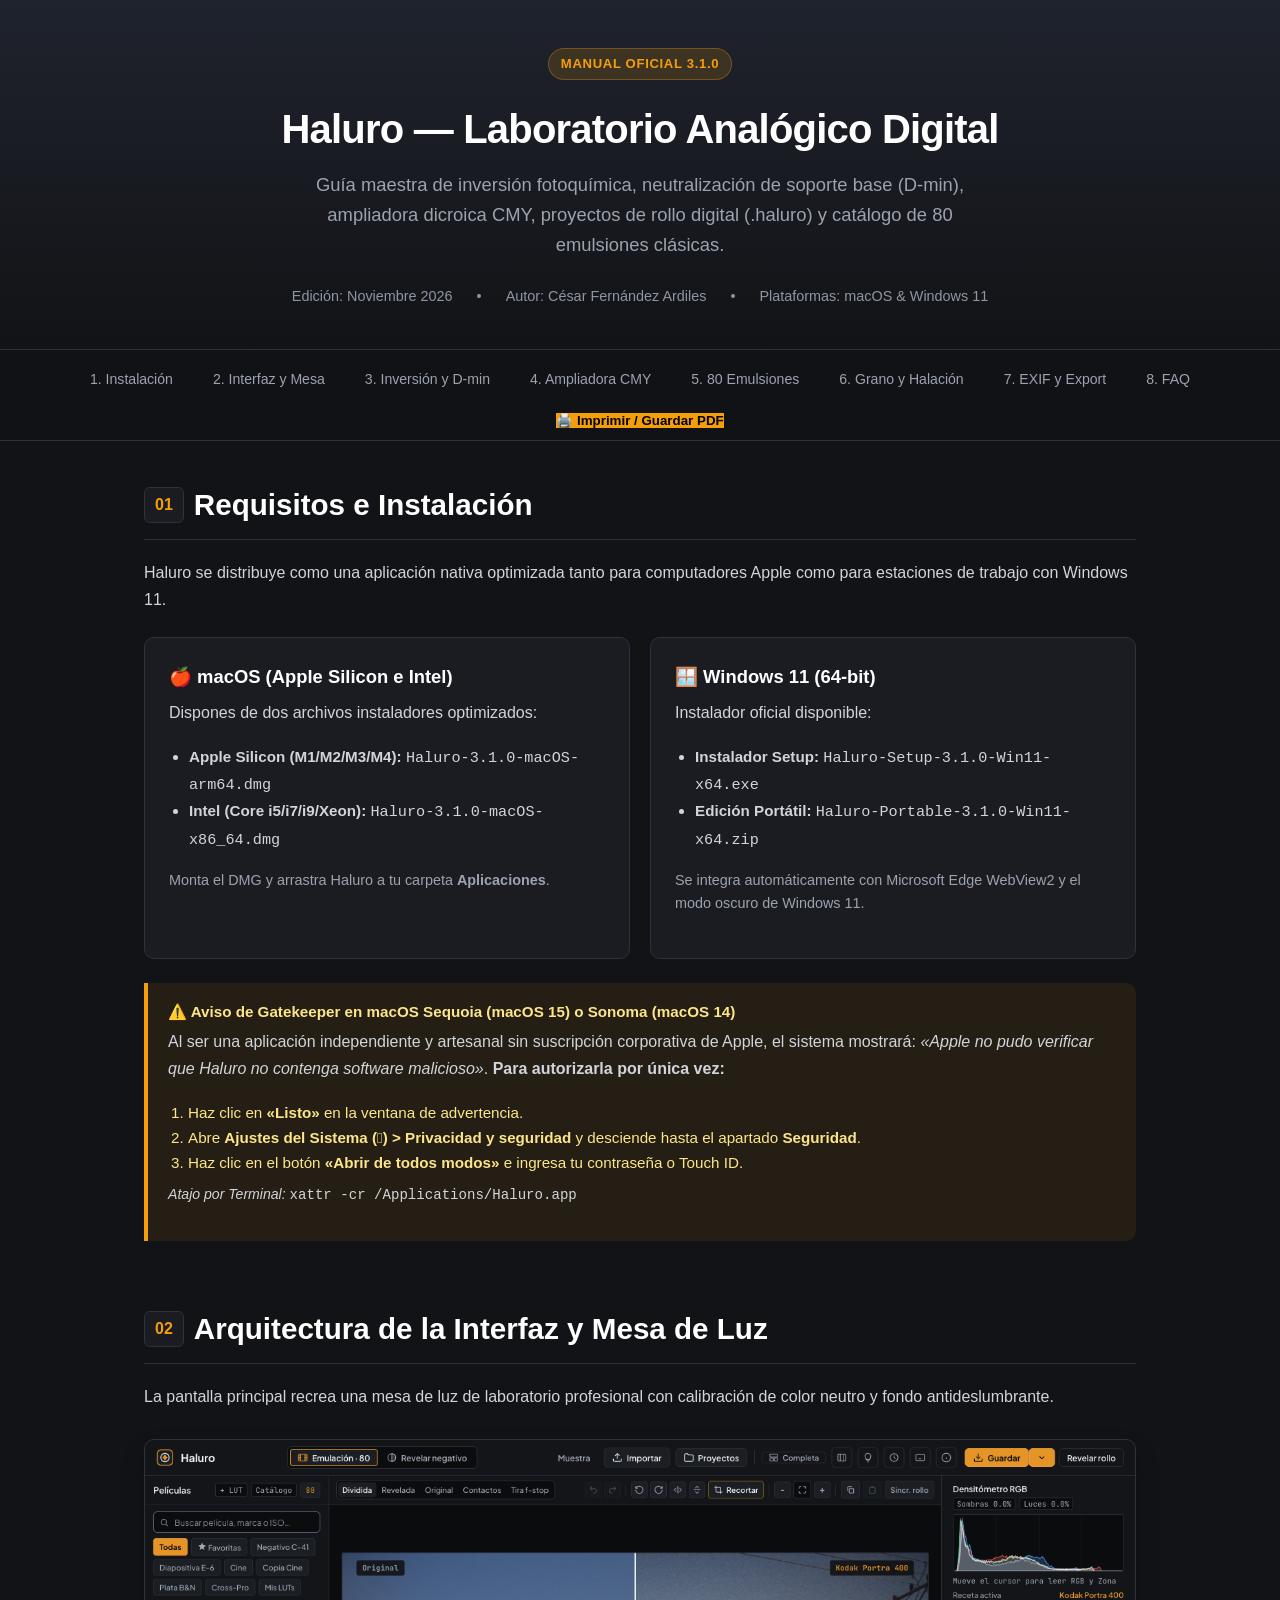
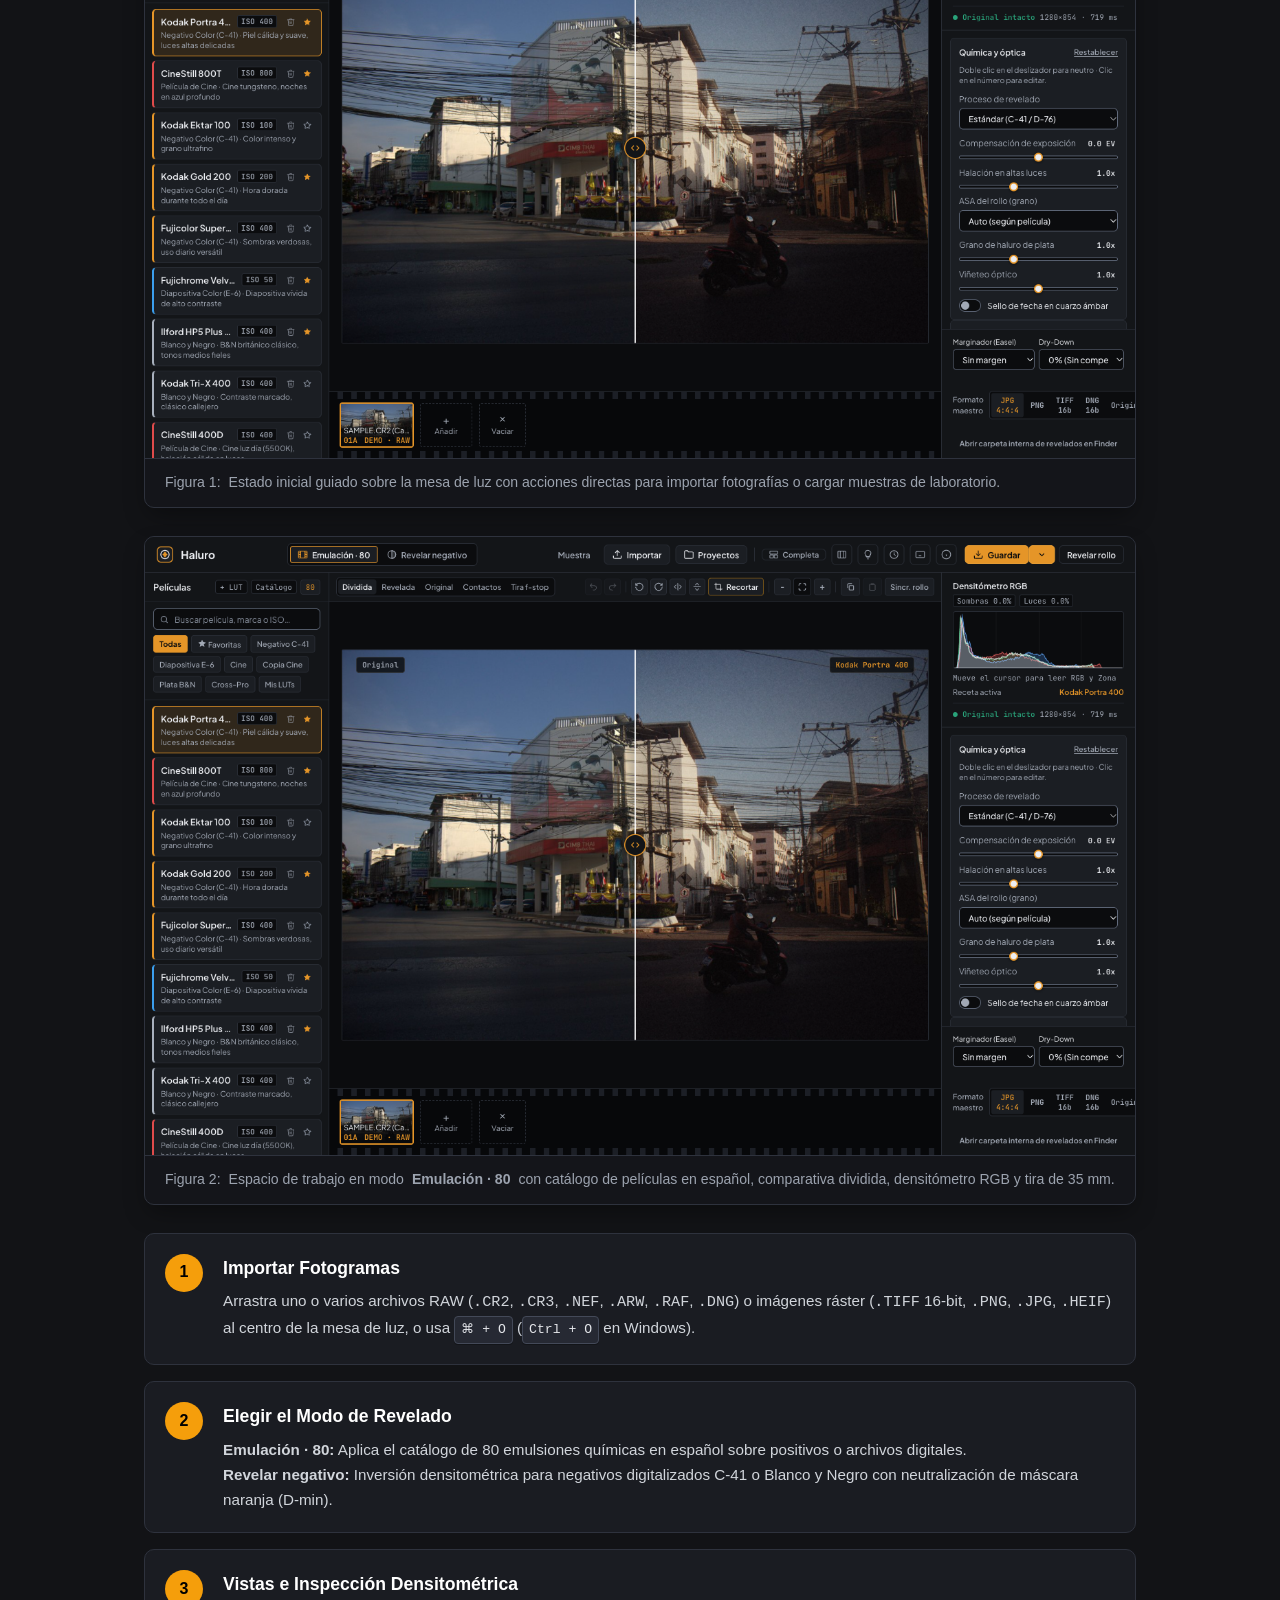
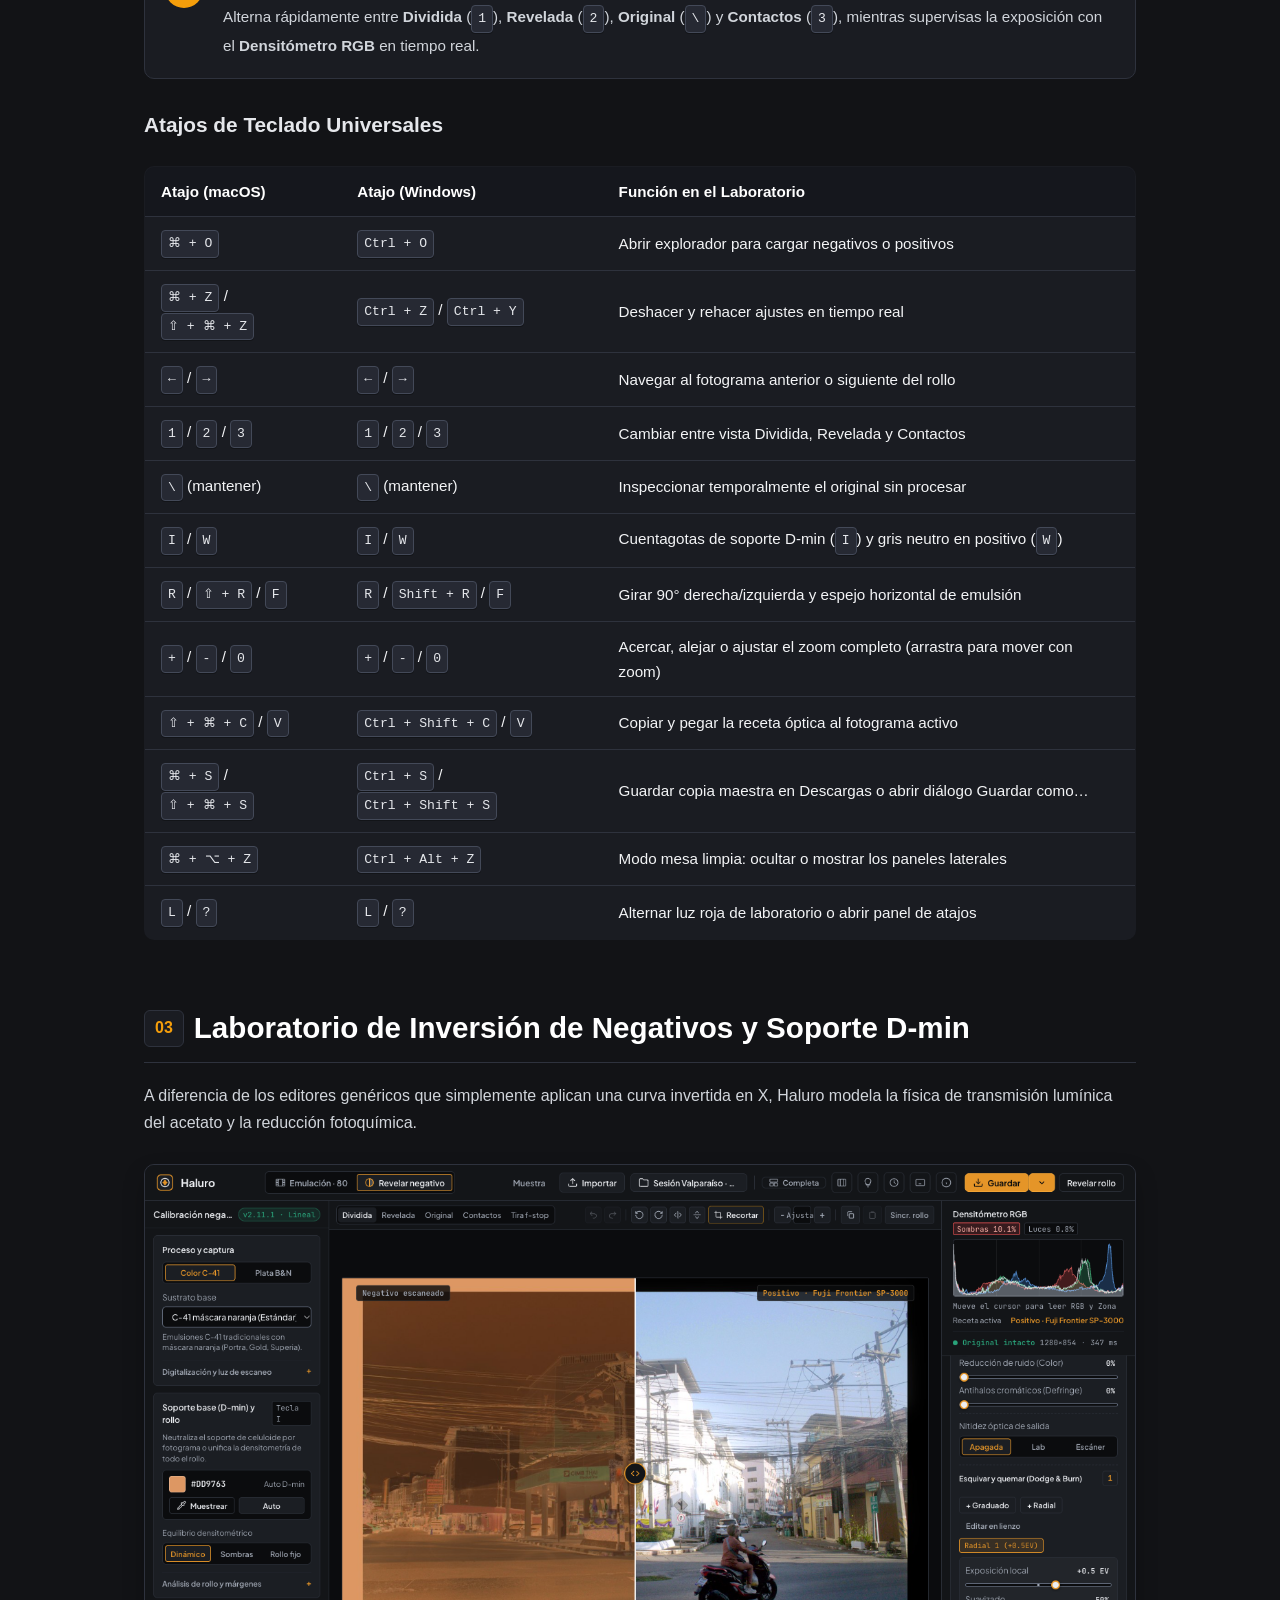
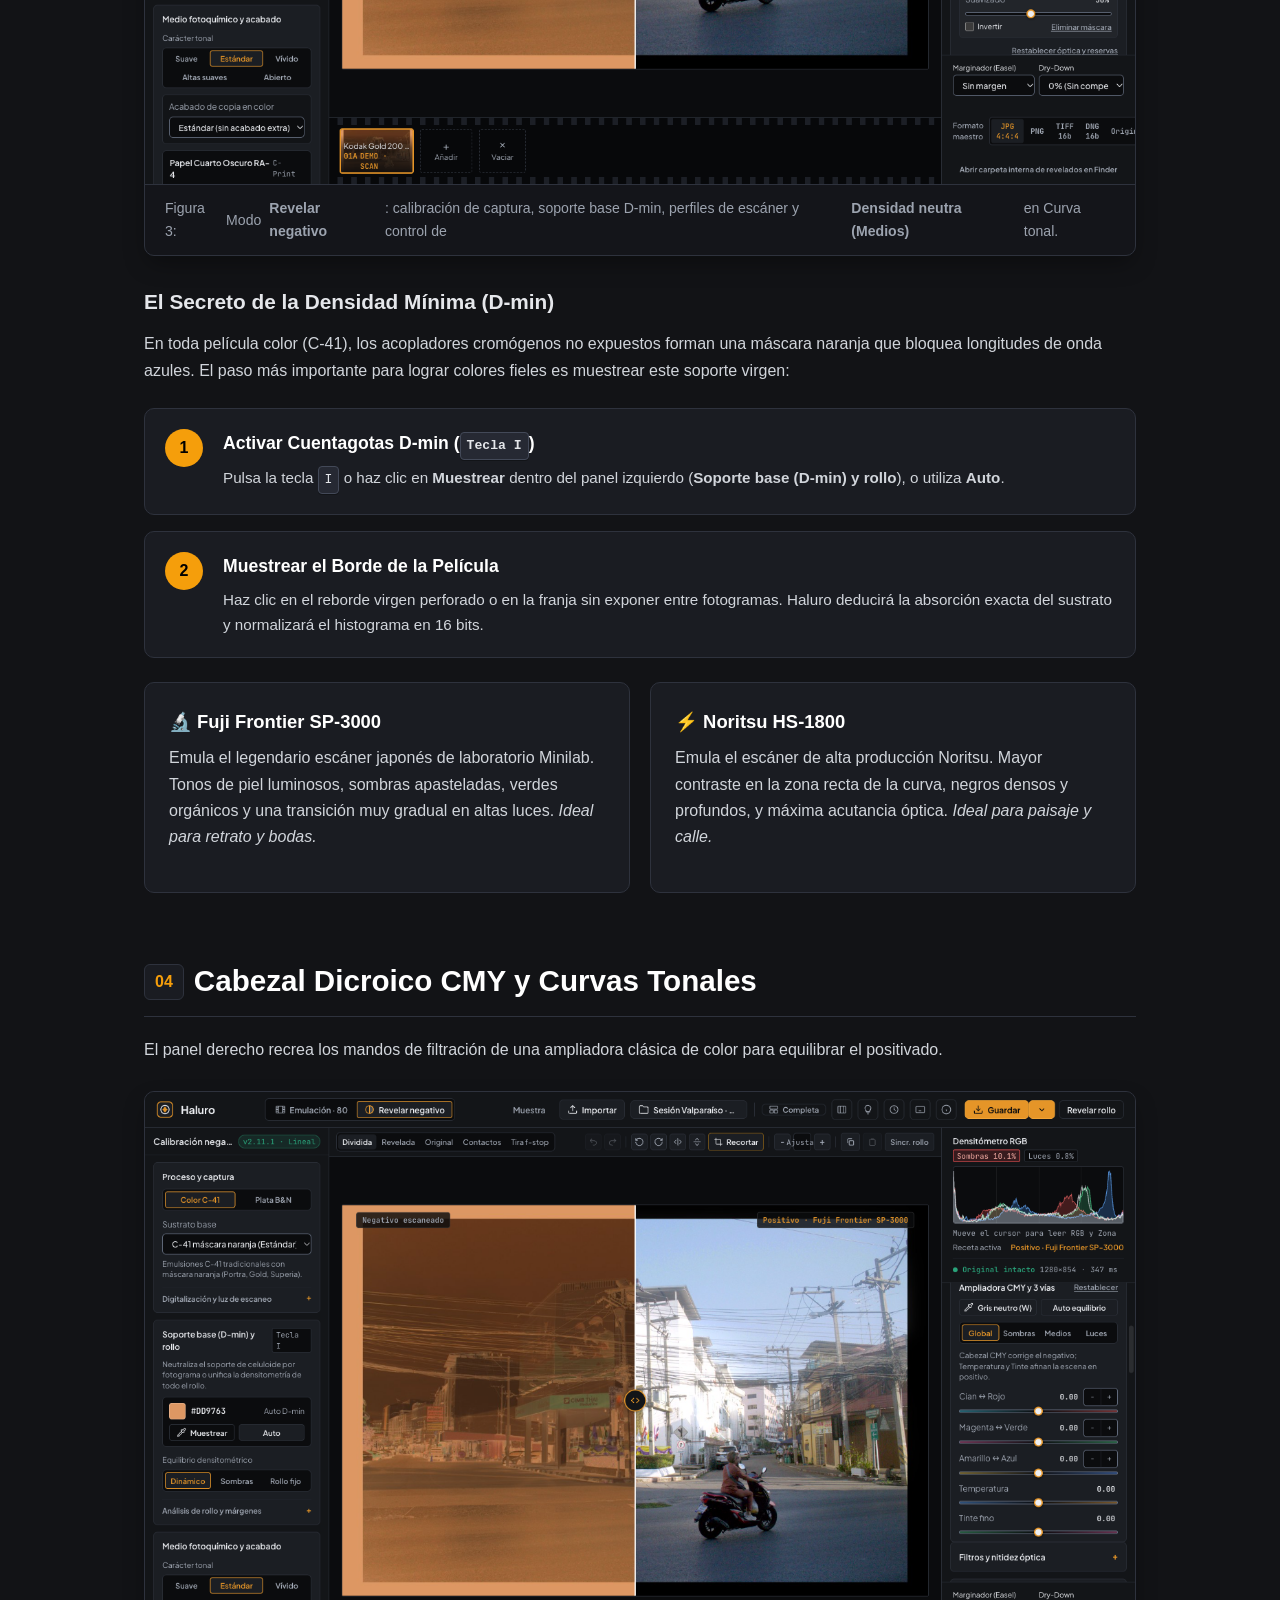
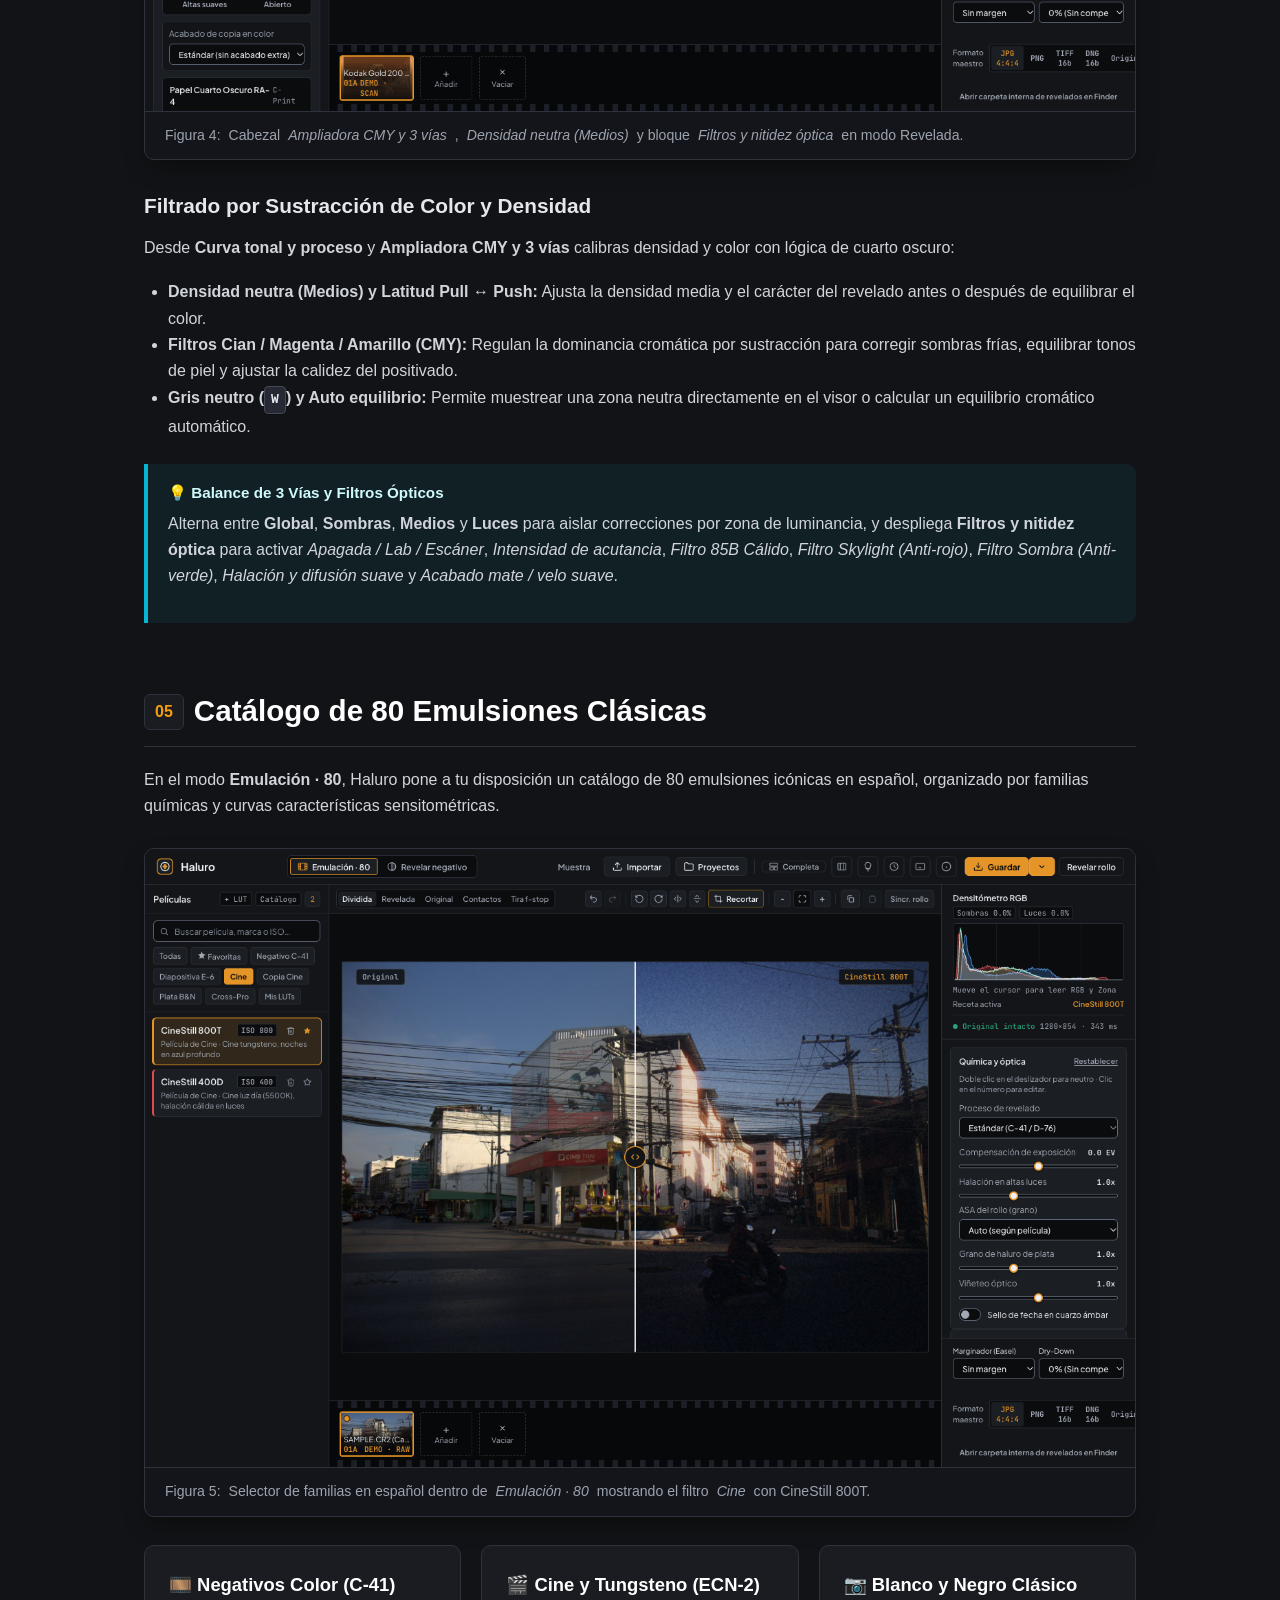
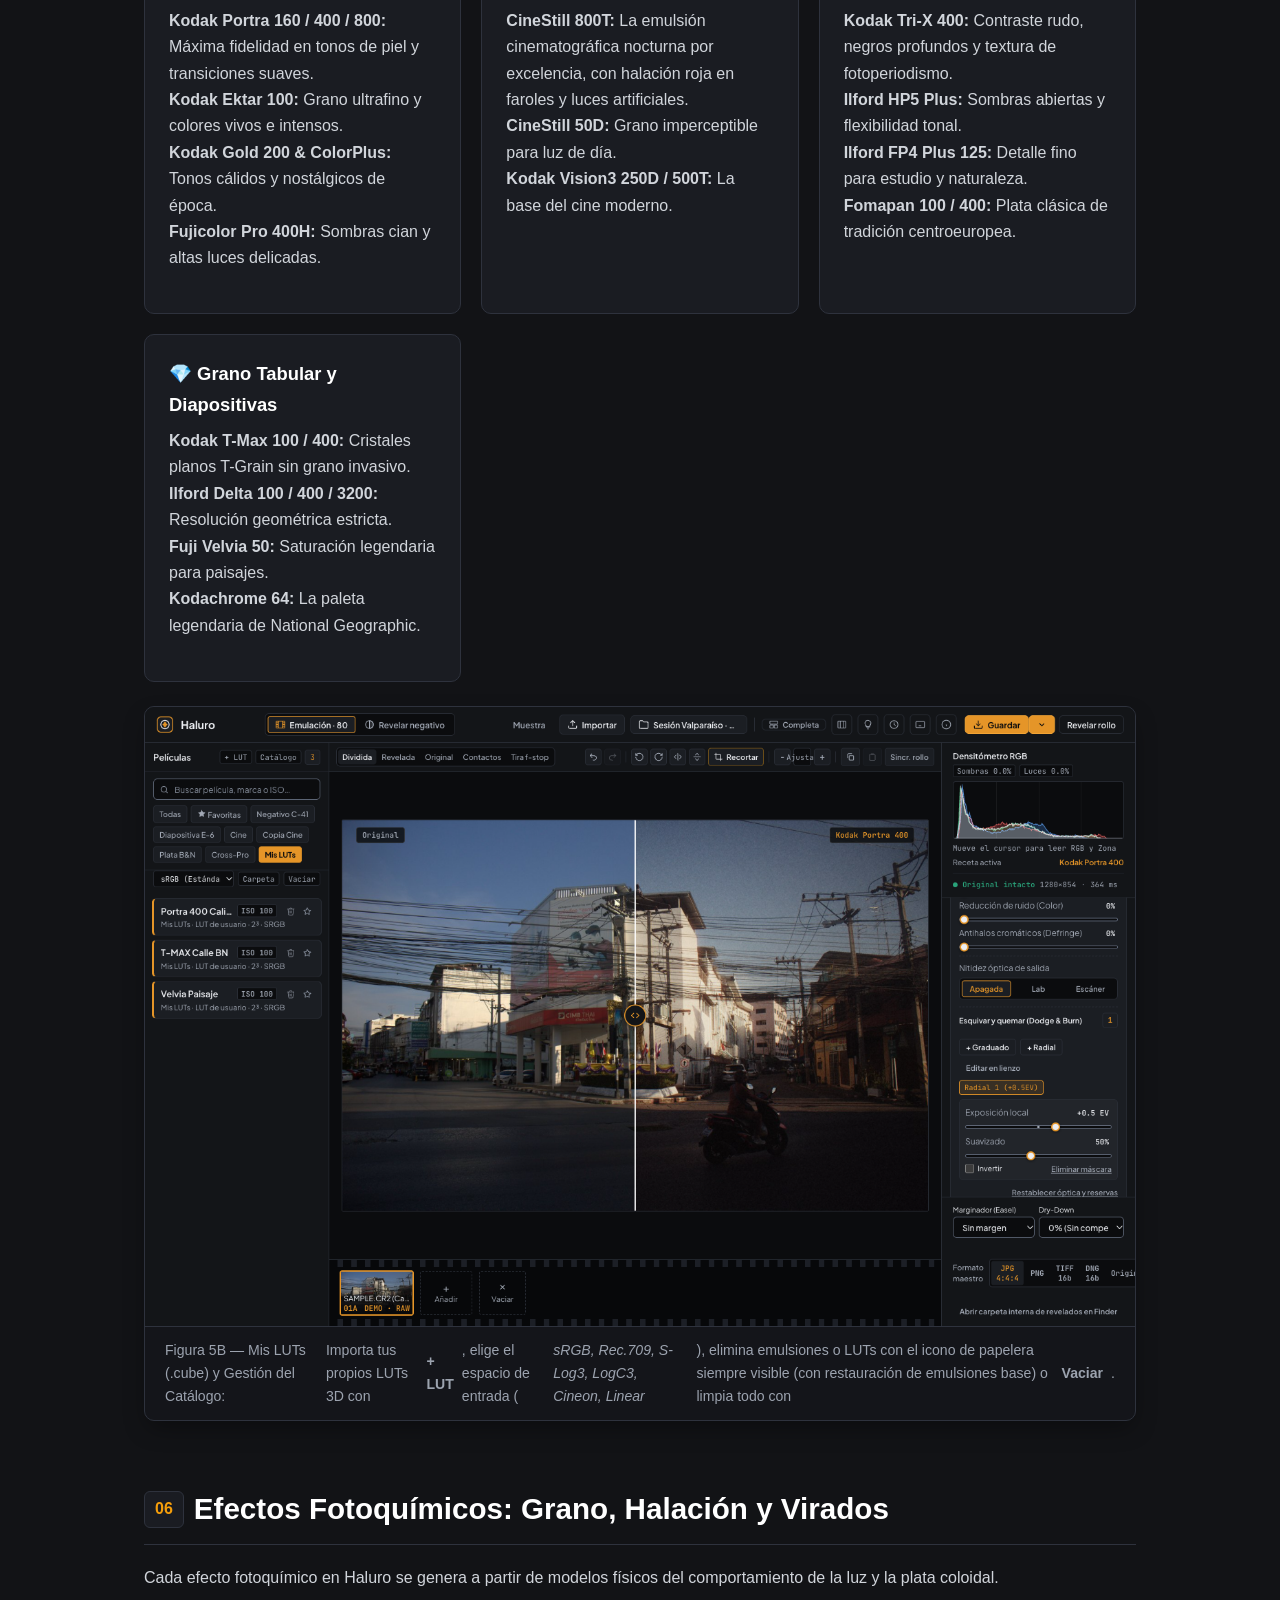
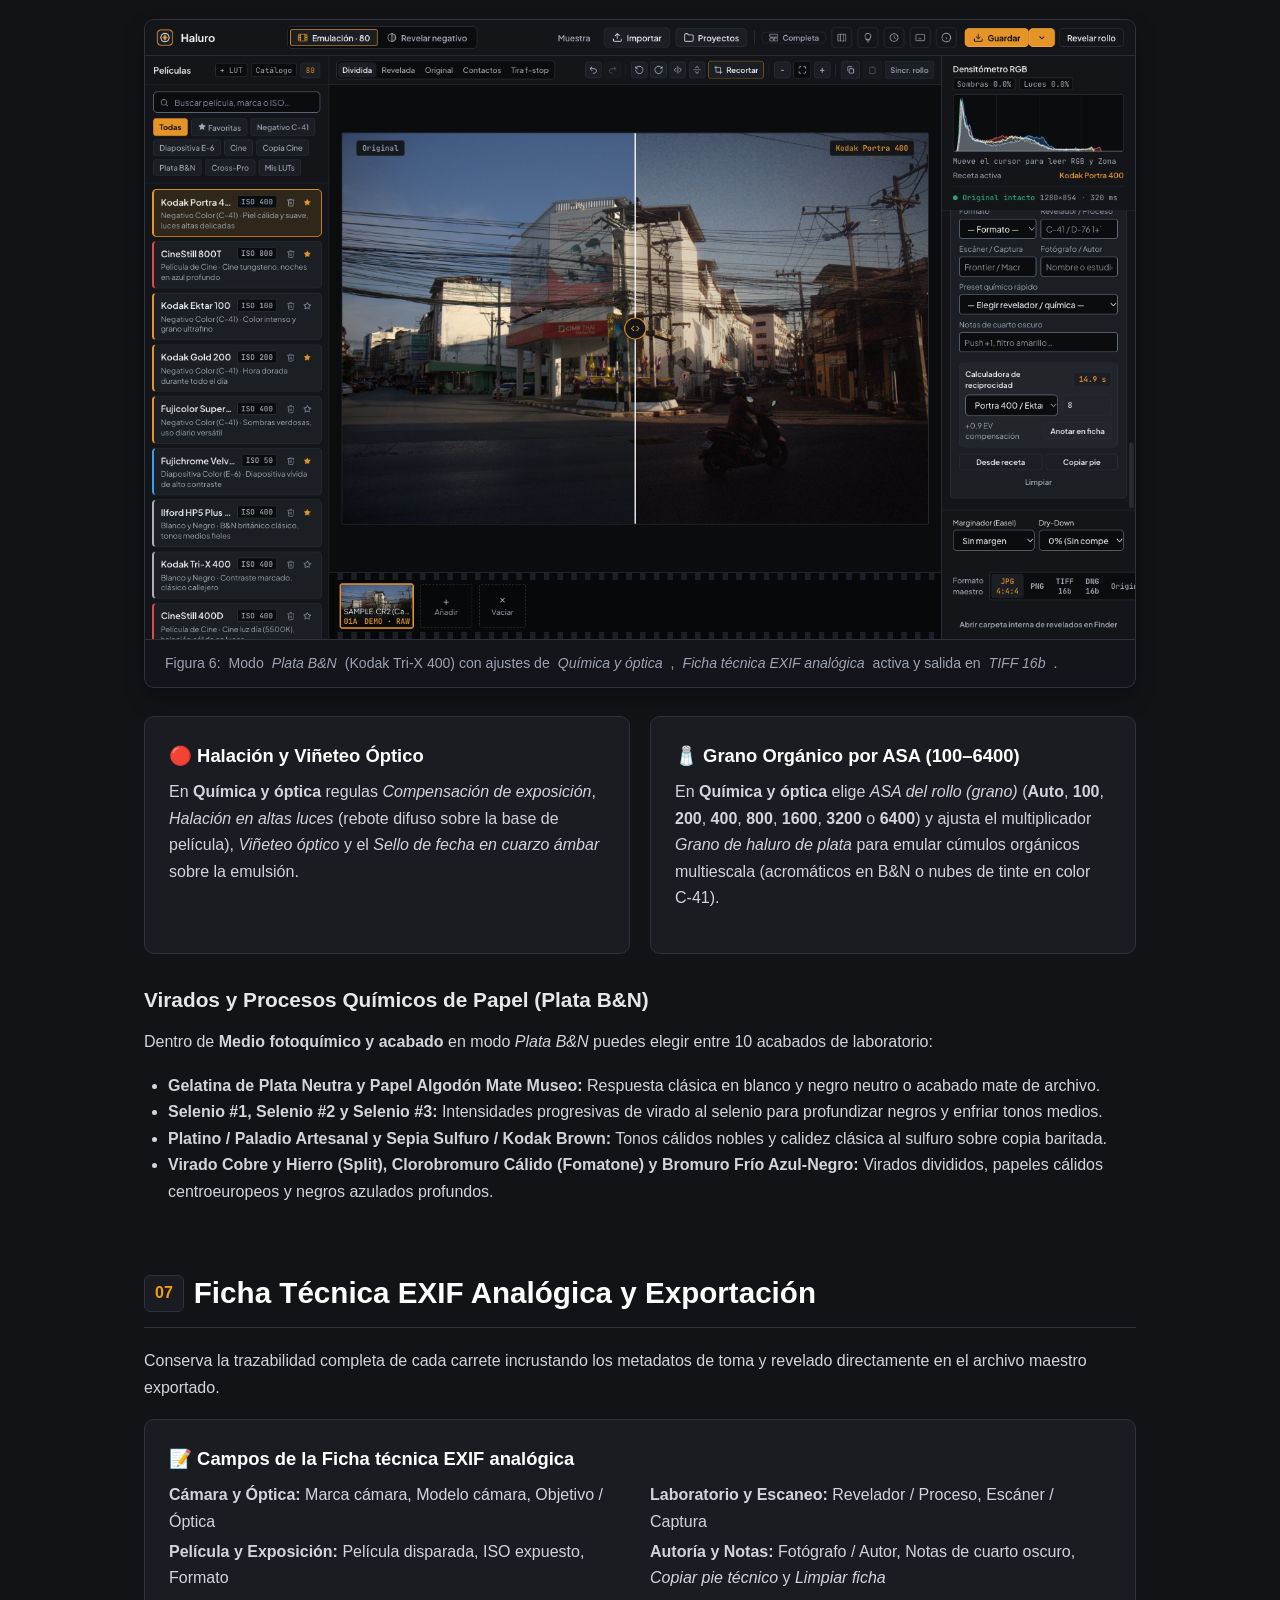
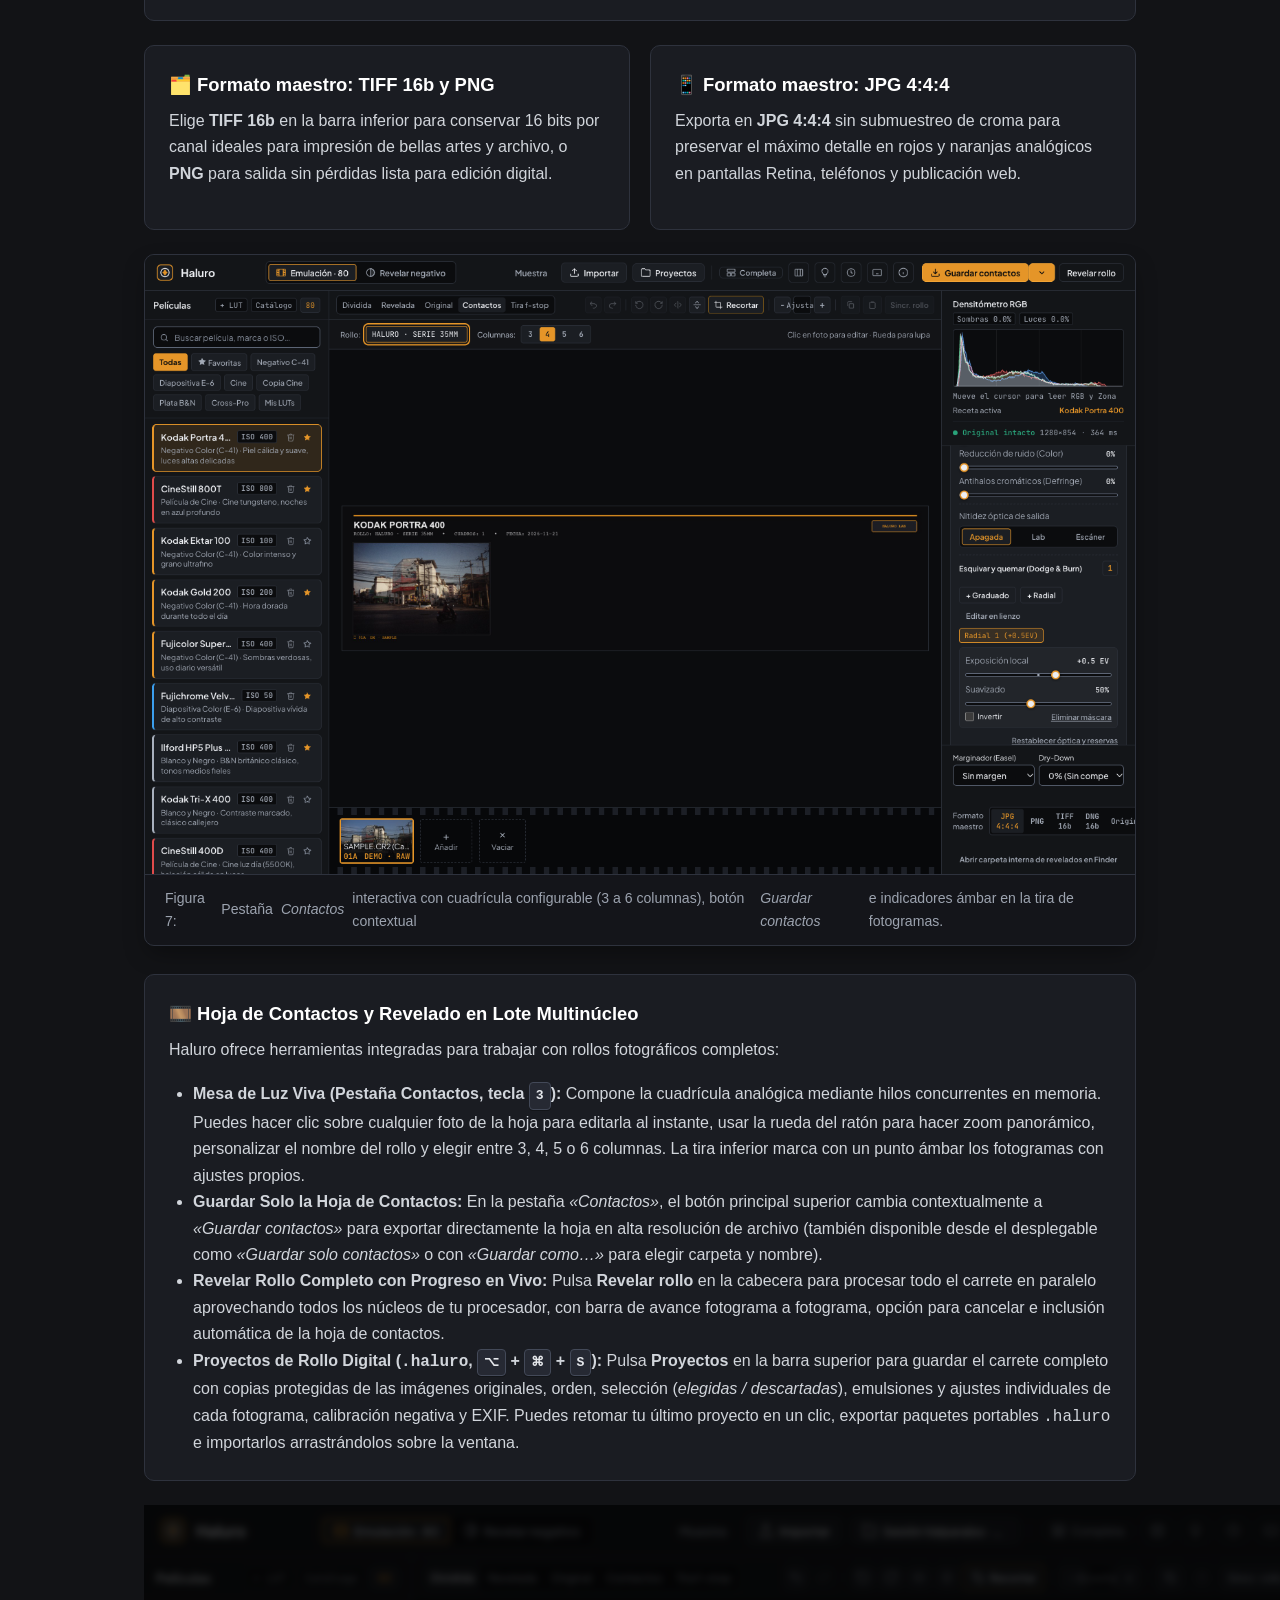
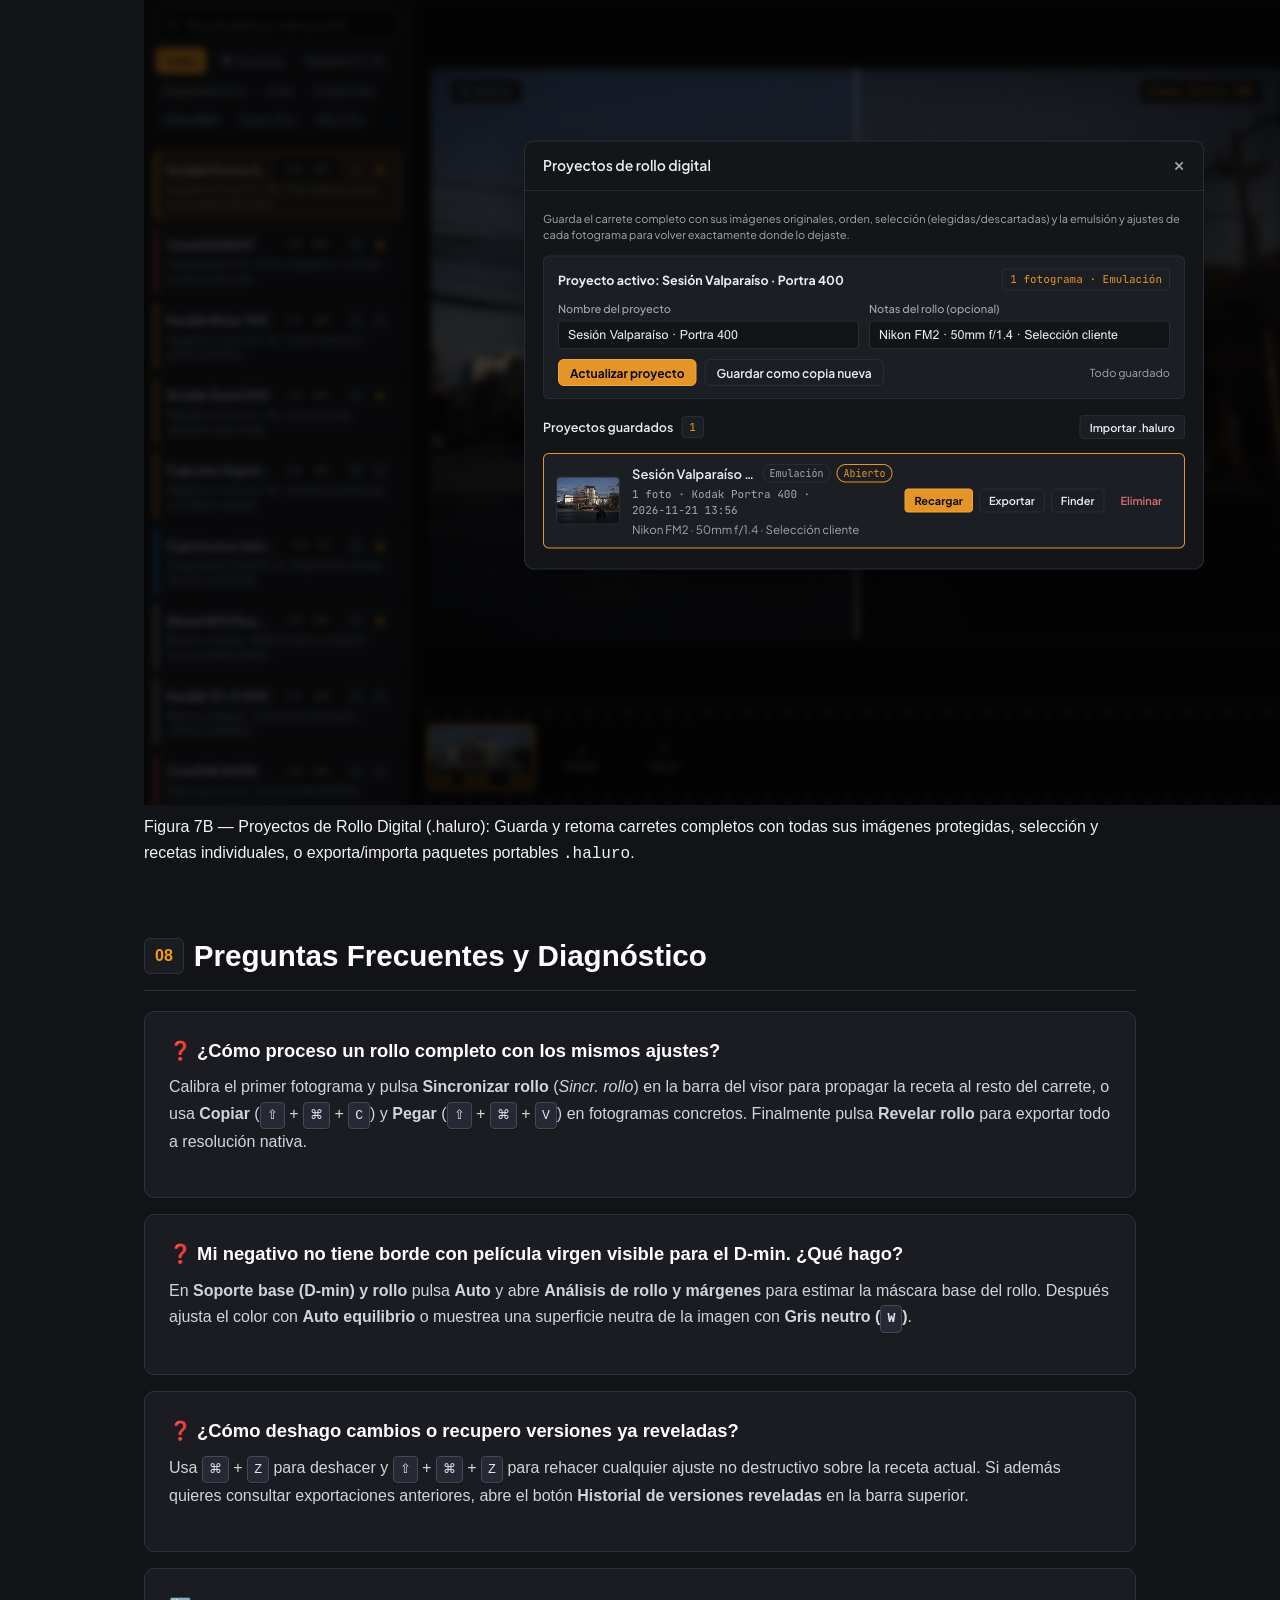
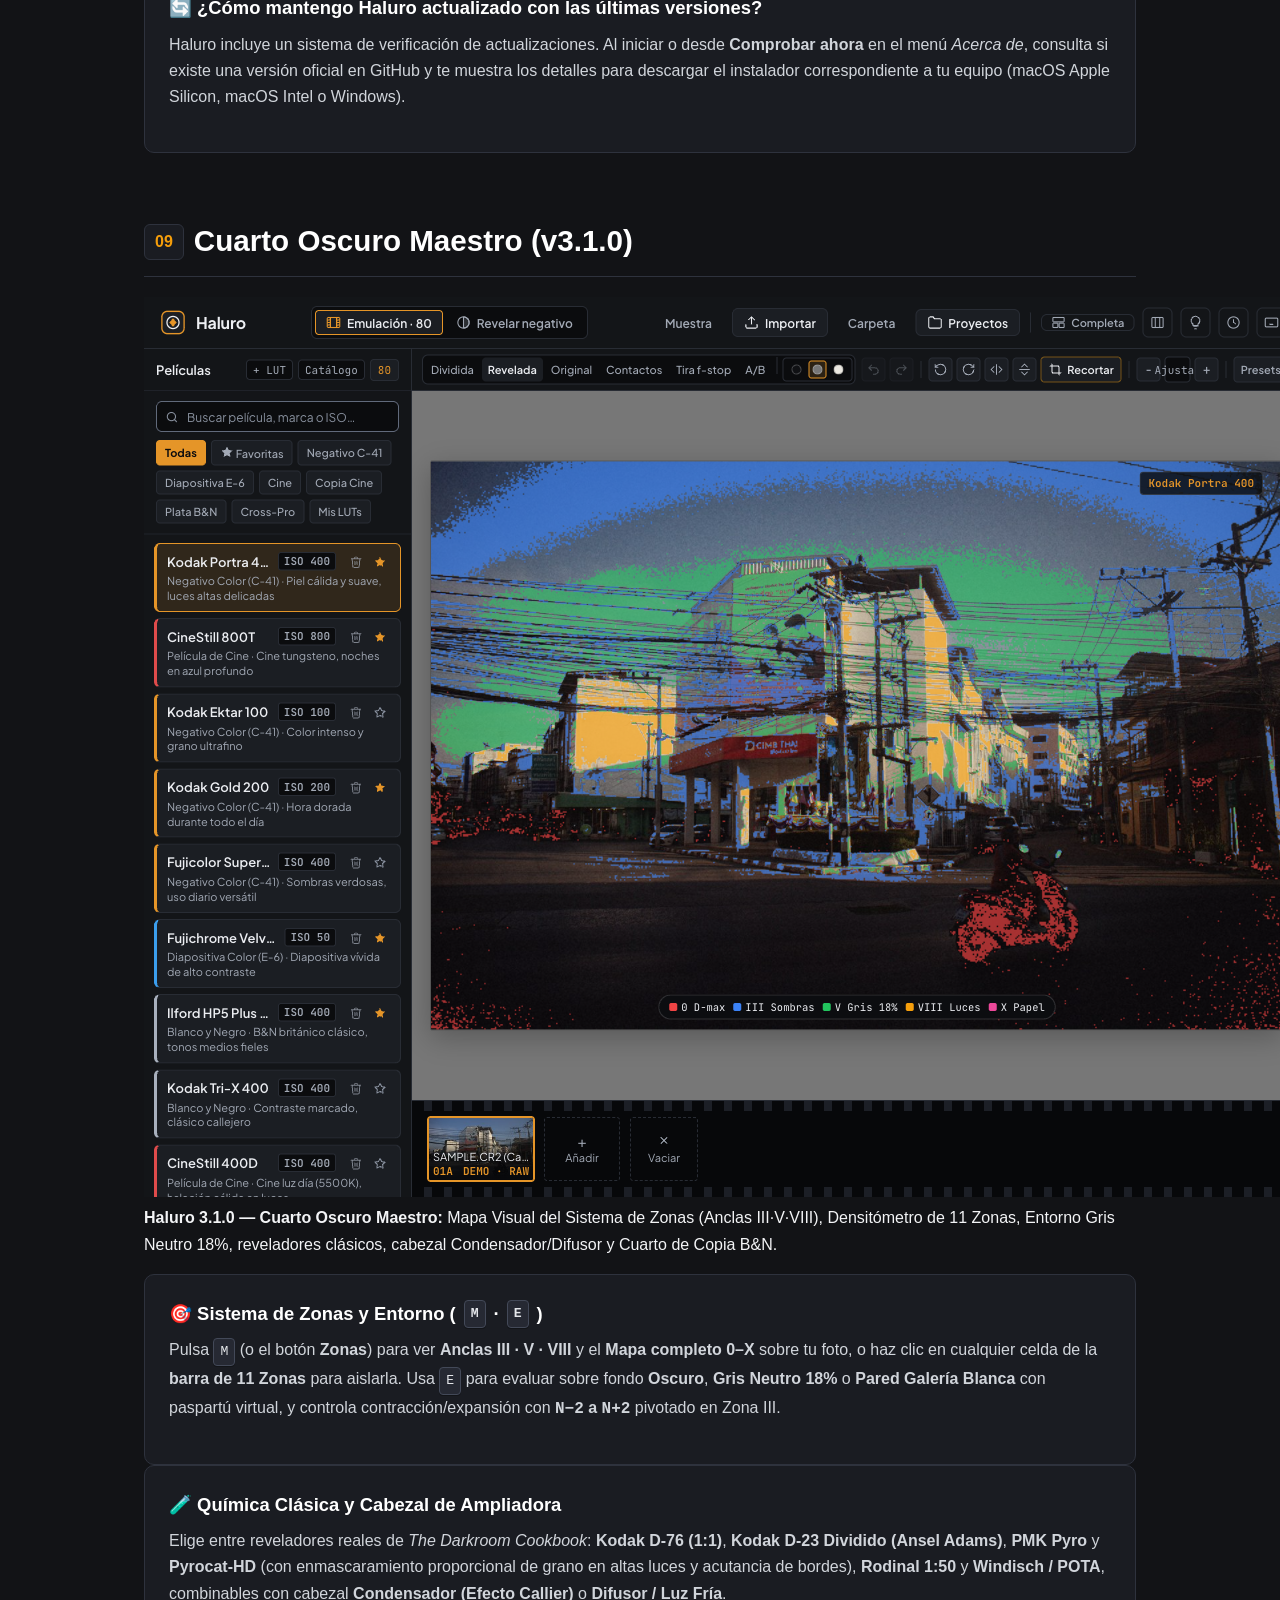
<file: manual.html>
<!DOCTYPE html>
<html lang="es">
<head>
  <meta charset="UTF-8">
  <meta name="viewport" content="width=device-width, initial-scale=1.0">
  <title>Haluro 2.5.0 — Manual de Usuario y Guía de Cuarto Oscuro</title>
  <style>
    :root {
      --bg: #121316;
      --bg-card: #1a1c22;
      --bg-card-hover: #22252d;
      --border: #2e323d;
      --accent: #f59e0b;
      --accent-glow: rgba(245, 158, 11, 0.2);
      --accent-secondary: #06b6d4;
      --text-main: #f3f4f6;
      --text-muted: #9ca3af;
      --text-dim: #8e96a4;
      --code-bg: #090a0c;
      --font-sans: -apple-system, BlinkMacSystemFont, "Segoe UI", Roboto, Helvetica, Arial, sans-serif;
      --font-mono: ui-monospace, SFMono-Regular, Menlo, Monaco, Consolas, monospace;
      --radius: 10px;
    }

    * { box-sizing: border-box; margin: 0; padding: 0; }

    :focus-visible {
      outline: 2px solid var(--accent);
      outline-offset: 2px;
    }

    [id] {
      scroll-margin-top: 72px;
    }
    
    body {
      background-color: var(--bg);
      color: var(--text-main);
      font-family: var(--font-sans);
      line-height: 1.65;
      font-size: 16px;
      -webkit-font-smoothing: antialiased;
    }

    /* Header & Hero */
    header.hero {
      background: linear-gradient(180deg, #1f232d 0%, var(--bg) 100%);
      border-bottom: 1px solid var(--border);
      padding: 3rem 1.5rem 2.5rem;
      text-align: center;
      position: relative;
    }

    .badge-tag {
      display: inline-block;
      background: rgba(245, 158, 11, 0.15);
      color: var(--accent);
      border: 1px solid rgba(245, 158, 11, 0.3);
      padding: 4px 12px;
      border-radius: 999px;
      font-size: 0.82rem;
      font-weight: 600;
      letter-spacing: 0.05em;
      text-transform: uppercase;
      margin-bottom: 1rem;
    }

    h1.hero-title {
      font-size: 2.5rem;
      font-weight: 800;
      letter-spacing: -0.02em;
      margin-bottom: 0.5rem;
      color: #fff;
    }

    p.hero-sub {
      color: var(--text-muted);
      font-size: 1.15rem;
      max-width: 680px;
      margin: 0 auto 1.5rem;
    }

    .meta-bar {
      display: flex;
      justify-content: center;
      gap: 1.5rem;
      font-size: 0.9rem;
      color: var(--text-dim);
    }

    /* Navigation Bar */
    nav.nav-bar {
      position: sticky;
      top: 0;
      background: rgba(18, 19, 22, 0.92);
      backdrop-filter: blur(12px);
      -webkit-backdrop-filter: blur(12px);
      border-bottom: 1px solid var(--border);
      z-index: 100;
      padding: 0.75rem 1.5rem;
      display: flex;
      align-items: center;
      justify-content: center;
      gap: 1rem;
      flex-wrap: wrap;
    }

    nav.nav-bar a {
      color: var(--text-muted);
      text-decoration: none;
      font-size: 0.88rem;
      font-weight: 500;
      padding: 6px 12px;
      border-radius: 6px;
      transition: all 0.2s ease;
    }

    nav.nav-bar a:hover {
      color: #fff;
      background: var(--bg-card);
    }

    .btn-print {
      background: var(--accent);
      color: #000 !important;
      font-weight: 600 !important;
      border: none;
      cursor: pointer;
      display: inline-flex;
      align-items: center;
      gap: 6px;
    }

    .btn-print:hover {
      background: #d97706 !important;
    }

    /* Main Container */
    .container {
      max-width: 1040px;
      margin: 0 auto;
      padding: 2.5rem 1.5rem 5rem;
    }

    /* Section Styles */
    section {
      margin-bottom: 4rem;
      scroll-margin-top: 5rem;
    }

    h2.section-heading {
      font-size: 1.85rem;
      font-weight: 700;
      color: #fff;
      margin-bottom: 1.25rem;
      padding-bottom: 0.6rem;
      border-bottom: 1px solid var(--border);
      display: flex;
      align-items: center;
      gap: 10px;
    }

    h2.section-heading .num {
      background: var(--bg-card);
      color: var(--accent);
      font-size: 1rem;
      padding: 4px 10px;
      border-radius: 6px;
      border: 1px solid var(--border);
    }

    h3 {
      font-size: 1.3rem;
      color: #e5e7eb;
      margin: 1.8rem 0 0.75rem;
    }

    p {
      margin-bottom: 1.1rem;
      color: #d1d5db;
    }

    /* Image Containers */
    .figure-card {
      background: var(--bg-card);
      border: 1px solid var(--border);
      border-radius: var(--radius);
      overflow: hidden;
      margin: 1.75rem 0;
      box-shadow: 0 10px 25px -5px rgba(0, 0, 0, 0.4);
    }

    .figure-card img {
      width: 100%;
      height: auto;
      display: block;
    }

    .figure-caption {
      padding: 0.75rem 1.25rem;
      font-size: 0.88rem;
      color: var(--text-muted);
      background: rgba(0, 0, 0, 0.25);
      border-top: 1px solid var(--border);
      display: flex;
      align-items: center;
      gap: 8px;
    }

    /* Cards & Grids */
    .grid-2 {
      display: grid;
      grid-template-columns: repeat(auto-fit, minmax(300px, 1fr));
      gap: 1.25rem;
      margin: 1.5rem 0;
    }

    .card {
      background: var(--bg-card);
      border: 1px solid var(--border);
      border-radius: var(--radius);
      padding: 1.5rem;
      transition: border-color 0.2s;
    }

    .card:hover {
      border-color: #4b5563;
    }

    .card-title {
      font-size: 1.15rem;
      font-weight: 700;
      color: #fff;
      margin-bottom: 0.5rem;
      display: flex;
      align-items: center;
      gap: 8px;
    }

    /* Workflow Steps */
    .steps-container {
      display: flex;
      flex-direction: column;
      gap: 1rem;
      margin: 1.5rem 0;
    }

    .step-item {
      display: flex;
      gap: 1.25rem;
      background: var(--bg-card);
      border: 1px solid var(--border);
      border-radius: var(--radius);
      padding: 1.25rem;
    }

    .step-num {
      width: 38px;
      height: 38px;
      border-radius: 50%;
      background: var(--accent);
      color: #000;
      font-weight: 800;
      display: flex;
      align-items: center;
      justify-content: center;
      flex-shrink: 0;
    }

    .step-body h4 {
      font-size: 1.1rem;
      color: #fff;
      margin-bottom: 0.35rem;
    }

    .step-body p {
      margin-bottom: 0;
      font-size: 0.95rem;
    }

    /* Callouts / Alerts */
    .callout {
      background: rgba(245, 158, 11, 0.08);
      border-left: 4px solid var(--accent);
      border-radius: 0 var(--radius) var(--radius) 0;
      padding: 1rem 1.25rem;
      margin: 1.5rem 0;
      color: #fde68a;
    }

    .callout.info {
      background: rgba(6, 182, 212, 0.08);
      border-left-color: var(--accent-secondary);
      color: #cffafe;
    }

    .callout-title {
      font-weight: 700;
      font-size: 0.95rem;
      margin-bottom: 0.35rem;
      display: flex;
      align-items: center;
      gap: 6px;
    }

    /* Tables */
    table {
      width: 100%;
      border-collapse: collapse;
      margin: 1.5rem 0;
      background: var(--bg-card);
      border-radius: var(--radius);
      overflow: hidden;
      border: 1px solid var(--border);
    }

    th, td {
      padding: 12px 16px;
      text-align: left;
      font-size: 0.95rem;
    }

    th {
      background: #15171d;
      color: #fff;
      font-weight: 600;
      border-bottom: 1px solid var(--border);
    }

    tr:not(:last-child) td {
      border-bottom: 1px solid var(--border);
    }

    kbd {
      background: #262933;
      border: 1px solid #434958;
      border-radius: 4px;
      box-shadow: 0 1px 0 rgba(0, 0, 0, 0.3);
      color: #e5e7eb;
      font-family: var(--font-mono);
      font-size: 0.82rem;
      padding: 2px 6px;
      display: inline-block;
      white-space: nowrap;
    }

    /* Footer */
    footer {
      border-top: 1px solid var(--border);
      padding: 2.5rem 1.5rem;
      text-align: center;
      color: var(--text-dim);
      font-size: 0.9rem;
    }

    /* Print Stylesheet */
    @media print {
      body {
        background: #fff !important;
        color: #111 !important;
        font-size: 13pt;
        line-height: 1.5;
      }
      nav.nav-bar, .btn-print {
        display: none !important;
      }
      header.hero {
        background: none !important;
        border-bottom: 2px solid #000;
        padding: 1.5rem 0;
      }
      h1.hero-title {
        color: #000 !important;
        font-size: 2rem;
      }
      p.hero-sub, .meta-bar, p {
        color: #333 !important;
      }
      h2.section-heading {
        color: #000 !important;
        border-bottom: 1px solid #ccc;
        page-break-before: always;
      }
      .figure-card {
        box-shadow: none !important;
        border: 1px solid #ccc !important;
        page-break-inside: avoid;
      }
      .card {
        background: #fafafa !important;
        border: 1px solid #ddd !important;
        color: #111 !important;
      }
      .card-title, h3 {
        color: #000 !important;
      }
      .callout {
        background: #fdfaf0 !important;
        border-left: 4px solid #d97706 !important;
        color: #451a03 !important;
      }
      kbd {
        background: #eee !important;
        border: 1px solid #ccc !important;
        color: #000 !important;
      }
      table, th, td {
        border-color: #ddd !important;
        color: #111 !important;
      }
      th {
        background: #f0f0f0 !important;
      }
    }
  </style>
</head>
<body>

  <header class="hero">
    <span class="badge-tag">Manual Oficial 3.1.0</span>
    <h1 class="hero-title">Haluro — Laboratorio Analógico Digital</h1>
    <p class="hero-sub">Guía maestra de inversión fotoquímica, neutralización de soporte base (D-min), ampliadora dicroica CMY, proyectos de rollo digital (.haluro) y catálogo de 80 emulsiones clásicas.</p>
    <div class="meta-bar">
      <span>Edición: Noviembre 2026</span>
      <span>•</span>
      <span>Autor: César Fernández Ardiles</span>
      <span>•</span>
      <span>Plataformas: macOS & Windows 11</span>
    </div>
  </header>

  <nav class="nav-bar">
    <a href="#instalacion">1. Instalación</a>
    <a href="#interfaz">2. Interfaz y Mesa</a>
    <a href="#modo-negativo">3. Inversión y D-min</a>
    <a href="#ampliadora-cmy">4. Ampliadora CMY</a>
    <a href="#catalogo">5. 80 Emulsiones</a>
    <a href="#optica-grano">6. Grano y Halación</a>
    <a href="#exif-export">7. EXIF y Export</a>
    <a href="#faq">8. FAQ</a>
    <button class="btn-print" onclick="window.print()">🖨️ Imprimir / Guardar PDF</button>
  </nav>

  <div class="container">

    <!-- 1. INSTALACIÓN -->
    <section id="instalacion">
      <h2 class="section-heading"><span class="num">01</span> Requisitos e Instalación</h2>
      <p>Haluro se distribuye como una aplicación nativa optimizada tanto para computadores Apple como para estaciones de trabajo con Windows 11.</p>

      <div class="grid-2">
        <div class="card">
          <div class="card-title">🍎 macOS (Apple Silicon e Intel)</div>
          <p>Dispones de dos archivos instaladores optimizados:</p>
          <ul style="padding-left: 1.25rem; margin-bottom: 1rem; color: #d1d5db; font-size: 0.95rem;">
            <li><strong>Apple Silicon (M1/M2/M3/M4):</strong> <code>Haluro-3.1.0-macOS-arm64.dmg</code></li>
            <li><strong>Intel (Core i5/i7/i9/Xeon):</strong> <code>Haluro-3.1.0-macOS-x86_64.dmg</code></li>
          </ul>
          <p style="font-size: 0.9rem; color: var(--text-muted);">Monta el DMG y arrastra Haluro a tu carpeta <strong>Aplicaciones</strong>.</p>
        </div>

        <div class="card">
          <div class="card-title">🪟 Windows 11 (64-bit)</div>
          <p>Instalador oficial disponible:</p>
          <ul style="padding-left: 1.25rem; margin-bottom: 1rem; color: #d1d5db; font-size: 0.95rem;">
            <li><strong>Instalador Setup:</strong> <code>Haluro-Setup-3.1.0-Win11-x64.exe</code></li>
            <li><strong>Edición Portátil:</strong> <code>Haluro-Portable-3.1.0-Win11-x64.zip</code></li>
          </ul>
          <p style="font-size: 0.9rem; color: var(--text-muted);">Se integra automáticamente con Microsoft Edge WebView2 y el modo oscuro de Windows 11.</p>
        </div>
      </div>

      <div class="callout">
        <div class="callout-title">⚠️ Aviso de Gatekeeper en macOS Sequoia (macOS 15) o Sonoma (macOS 14)</div>
        <p>Al ser una aplicación independiente y artesanal sin suscripción corporativa de Apple, el sistema mostrará: <em>«Apple no pudo verificar que Haluro no contenga software malicioso»</em>. <strong>Para autorizarla por única vez:</strong></p>
        <ol style="padding-left: 1.25rem; margin-top: 0.5rem; font-size: 0.95rem;">
          <li>Haz clic en <strong>«Listo»</strong> en la ventana de advertencia.</li>
          <li>Abre <strong>Ajustes del Sistema () > Privacidad y seguridad</strong> y desciende hasta el apartado <strong>Seguridad</strong>.</li>
          <li>Haz clic en el botón <strong>«Abrir de todos modos»</strong> e ingresa tu contraseña o Touch ID.</li>
        </ol>
        <p style="margin-top: 0.5rem; font-size: 0.88rem;"><em>Atajo por Terminal:</em> <code>xattr -cr /Applications/Haluro.app</code></p>
      </div>
    </section>

    <!-- 2. INTERFAZ Y MESA DE LUZ -->
    <section id="interfaz">
      <h2 class="section-heading"><span class="num">02</span> Arquitectura de la Interfaz y Mesa de Luz</h2>
      <p>La pantalla principal recrea una mesa de luz de laboratorio profesional con calibración de color neutro y fondo antideslumbrante.</p>

      <div class="figure-card">
        <img src="docs/images/01_mesa_de_luz.png" alt="Pantalla de bienvenida y mesa de luz guiada de Haluro">
        <div class="figure-caption">
          <span>Figura 1:</span> Estado inicial guiado sobre la mesa de luz con acciones directas para importar fotografías o cargar muestras de laboratorio.
        </div>
      </div>

      <div class="figure-card">
        <img src="docs/images/02_espacio_trabajo_darkrooms.png" alt="Espacio de trabajo completo de Haluro en Modo Emulación">
        <div class="figure-caption">
          <span>Figura 2:</span> Espacio de trabajo en modo <strong>Emulación · 80</strong> con catálogo de películas en español, comparativa dividida, densitómetro RGB y tira de 35 mm.
        </div>
      </div>

      <div class="steps-container">
        <div class="step-item">
          <div class="step-num">1</div>
          <div class="step-body">
            <h4>Importar Fotogramas</h4>
            <p>Arrastra uno o varios archivos RAW (<code>.CR2</code>, <code>.CR3</code>, <code>.NEF</code>, <code>.ARW</code>, <code>.RAF</code>, <code>.DNG</code>) o imágenes ráster (<code>.TIFF</code> 16-bit, <code>.PNG</code>, <code>.JPG</code>, <code>.HEIF</code>) al centro de la mesa de luz, o usa <kbd>⌘ + O</kbd> (<kbd>Ctrl + O</kbd> en Windows).</p>
          </div>
        </div>

        <div class="step-item">
          <div class="step-num">2</div>
          <div class="step-body">
            <h4>Elegir el Modo de Revelado</h4>
            <p><strong>Emulación · 80:</strong> Aplica el catálogo de 80 emulsiones químicas en español sobre positivos o archivos digitales.<br>
            <strong>Revelar negativo:</strong> Inversión densitométrica para negativos digitalizados C-41 o Blanco y Negro con neutralización de máscara naranja (D-min).</p>
          </div>
        </div>

        <div class="step-item">
          <div class="step-num">3</div>
          <div class="step-body">
            <h4>Vistas e Inspección Densitométrica</h4>
            <p>Alterna rápidamente entre <strong>Dividida</strong> (<kbd>1</kbd>), <strong>Revelada</strong> (<kbd>2</kbd>), <strong>Original</strong> (<kbd>\</kbd>) y <strong>Contactos</strong> (<kbd>3</kbd>), mientras supervisas la exposición con el <strong>Densitómetro RGB</strong> en tiempo real.</p>
          </div>
        </div>
      </div>

      <h3>Atajos de Teclado Universales</h3>
      <table>
        <thead>
          <tr>
            <th>Atajo (macOS)</th>
            <th>Atajo (Windows)</th>
            <th>Función en el Laboratorio</th>
          </tr>
        </thead>
        <tbody>
          <tr>
            <td><kbd>⌘ + O</kbd></td>
            <td><kbd>Ctrl + O</kbd></td>
            <td>Abrir explorador para cargar negativos o positivos</td>
          </tr>
          <tr>
            <td><kbd>⌘ + Z</kbd> / <kbd>⇧ + ⌘ + Z</kbd></td>
            <td><kbd>Ctrl + Z</kbd> / <kbd>Ctrl + Y</kbd></td>
            <td>Deshacer y rehacer ajustes en tiempo real</td>
          </tr>
          <tr>
            <td><kbd>←</kbd> / <kbd>→</kbd></td>
            <td><kbd>←</kbd> / <kbd>→</kbd></td>
            <td>Navegar al fotograma anterior o siguiente del rollo</td>
          </tr>
          <tr>
            <td><kbd>1</kbd> / <kbd>2</kbd> / <kbd>3</kbd></td>
            <td><kbd>1</kbd> / <kbd>2</kbd> / <kbd>3</kbd></td>
            <td>Cambiar entre vista Dividida, Revelada y Contactos</td>
          </tr>
          <tr>
            <td><kbd>\</kbd> (mantener)</td>
            <td><kbd>\</kbd> (mantener)</td>
            <td>Inspeccionar temporalmente el original sin procesar</td>
          </tr>
          <tr>
            <td><kbd>I</kbd> / <kbd>W</kbd></td>
            <td><kbd>I</kbd> / <kbd>W</kbd></td>
            <td>Cuentagotas de soporte D-min (<kbd>I</kbd>) y gris neutro en positivo (<kbd>W</kbd>)</td>
          </tr>
          <tr>
            <td><kbd>R</kbd> / <kbd>⇧ + R</kbd> / <kbd>F</kbd></td>
            <td><kbd>R</kbd> / <kbd>Shift + R</kbd> / <kbd>F</kbd></td>
            <td>Girar 90° derecha/izquierda y espejo horizontal de emulsión</td>
          </tr>
          <tr>
            <td><kbd>+</kbd> / <kbd>-</kbd> / <kbd>0</kbd></td>
            <td><kbd>+</kbd> / <kbd>-</kbd> / <kbd>0</kbd></td>
            <td>Acercar, alejar o ajustar el zoom completo (arrastra para mover con zoom)</td>
          </tr>
          <tr>
            <td><kbd>⇧ + ⌘ + C</kbd> / <kbd>V</kbd></td>
            <td><kbd>Ctrl + Shift + C</kbd> / <kbd>V</kbd></td>
            <td>Copiar y pegar la receta óptica al fotograma activo</td>
          </tr>
          <tr>
            <td><kbd>⌘ + S</kbd> / <kbd>⇧ + ⌘ + S</kbd></td>
            <td><kbd>Ctrl + S</kbd> / <kbd>Ctrl + Shift + S</kbd></td>
            <td>Guardar copia maestra en Descargas o abrir diálogo Guardar como…</td>
          </tr>
          <tr>
            <td><kbd>⌘ + ⌥ + Z</kbd></td>
            <td><kbd>Ctrl + Alt + Z</kbd></td>
            <td>Modo mesa limpia: ocultar o mostrar los paneles laterales</td>
          </tr>
          <tr>
            <td><kbd>L</kbd> / <kbd>?</kbd></td>
            <td><kbd>L</kbd> / <kbd>?</kbd></td>
            <td>Alternar luz roja de laboratorio o abrir panel de atajos</td>
          </tr>
        </tbody>
      </table>
    </section>

    <!-- 3. MODO NEGATIVO Y D-MIN -->
    <section id="modo-negativo">
      <h2 class="section-heading"><span class="num">03</span> Laboratorio de Inversión de Negativos y Soporte D-min</h2>
      <p>A diferencia de los editores genéricos que simplemente aplican una curva invertida en X, Haluro modela la física de transmisión lumínica del acetato y la reducción fotoquímica.</p>

      <div class="figure-card">
        <img src="docs/images/03_modo_negativo_inversion.png" alt="Inversión y calibración en Modo Revelar negativo">
        <div class="figure-caption">
          <span>Figura 3:</span> Modo <strong>Revelar negativo</strong>: calibración de captura, soporte base D-min, perfiles de escáner y control de <strong>Densidad neutra (Medios)</strong> en Curva tonal.
        </div>
      </div>

      <h3>El Secreto de la Densidad Mínima (D-min)</h3>
      <p>En toda película color (C-41), los acopladores cromógenos no expuestos forman una máscara naranja que bloquea longitudes de onda azules. El paso más importante para lograr colores fieles es muestrear este soporte virgen:</p>
      
      <div class="steps-container">
        <div class="step-item">
          <div class="step-num">1</div>
          <div class="step-body">
            <h4>Activar Cuentagotas D-min (<kbd>Tecla I</kbd>)</h4>
            <p>Pulsa la tecla <kbd>I</kbd> o haz clic en <strong>Muestrear</strong> dentro del panel izquierdo (<strong>Soporte base (D-min) y rollo</strong>), o utiliza <strong>Auto</strong>.</p>
          </div>
        </div>
        <div class="step-item">
          <div class="step-num">2</div>
          <div class="step-body">
            <h4>Muestrear el Borde de la Película</h4>
            <p>Haz clic en el reborde virgen perforado o en la franja sin exponer entre fotogramas. Haluro deducirá la absorción exacta del sustrato y normalizará el histograma en 16 bits.</p>
          </div>
        </div>
      </div>

      <div class="grid-2">
        <div class="card">
          <div class="card-title">🔬 Fuji Frontier SP-3000</div>
          <p>Emula el legendario escáner japonés de laboratorio Minilab. Tonos de piel luminosos, sombras apasteladas, verdes orgánicos y una transición muy gradual en altas luces. <em>Ideal para retrato y bodas.</em></p>
        </div>
        <div class="card">
          <div class="card-title">⚡ Noritsu HS-1800</div>
          <p>Emula el escáner de alta producción Noritsu. Mayor contraste en la zona recta de la curva, negros densos y profundos, y máxima acutancia óptica. <em>Ideal para paisaje y calle.</em></p>
        </div>
      </div>
    </section>

    <!-- 4. AMPLIADORA CMY -->
    <section id="ampliadora-cmy">
      <h2 class="section-heading"><span class="num">04</span> Cabezal Dicroico CMY y Curvas Tonales</h2>
      <p>El panel derecho recrea los mandos de filtración de una ampliadora clásica de color para equilibrar el positivado.</p>

      <div class="figure-card">
        <img src="docs/images/04_ampliadora_cmy_controles.png" alt="Controles de ampliadora CMY, curvas tonales y filtros ópticos en Haluro">
        <div class="figure-caption">
          <span>Figura 4:</span> Cabezal <em>Ampliadora CMY y 3 vías</em>, <em>Densidad neutra (Medios)</em> y bloque <em>Filtros y nitidez óptica</em> en modo Revelada.
        </div>
      </div>

      <h3>Filtrado por Sustracción de Color y Densidad</h3>
      <p>Desde <strong>Curva tonal y proceso</strong> y <strong>Ampliadora CMY y 3 vías</strong> calibras densidad y color con lógica de cuarto oscuro:</p>
      <ul style="padding-left: 1.5rem; margin-bottom: 1.25rem; color: #d1d5db;">
        <li><strong>Densidad neutra (Medios) y Latitud Pull ↔ Push:</strong> Ajusta la densidad media y el carácter del revelado antes o después de equilibrar el color.</li>
        <li><strong>Filtros Cian / Magenta / Amarillo (CMY):</strong> Regulan la dominancia cromática por sustracción para corregir sombras frías, equilibrar tonos de piel y ajustar la calidez del positivado.</li>
        <li><strong>Gris neutro (<kbd>W</kbd>) y Auto equilibrio:</strong> Permite muestrear una zona neutra directamente en el visor o calcular un equilibrio cromático automático.</li>
      </ul>

      <div class="callout info">
        <div class="callout-title">💡 Balance de 3 Vías y Filtros Ópticos</div>
        <p>Alterna entre <strong>Global</strong>, <strong>Sombras</strong>, <strong>Medios</strong> y <strong>Luces</strong> para aislar correcciones por zona de luminancia, y despliega <strong>Filtros y nitidez óptica</strong> para activar <em>Apagada / Lab / Escáner</em>, <em>Intensidad de acutancia</em>, <em>Filtro 85B Cálido</em>, <em>Filtro Skylight (Anti-rojo)</em>, <em>Filtro Sombra (Anti-verde)</em>, <em>Halación y difusión suave</em> y <em>Acabado mate / velo suave</em>.</p>
      </div>
    </section>

    <!-- 5. CATÁLOGO DE PELÍCULAS -->
    <section id="catalogo">
      <h2 class="section-heading"><span class="num">05</span> Catálogo de 80 Emulsiones Clásicas</h2>
      <p>En el modo <strong>Emulación · 80</strong>, Haluro pone a tu disposición un catálogo de 80 emulsiones icónicas en español, organizado por familias químicas y curvas características sensitométricas.</p>

      <div class="figure-card">
        <img src="docs/images/06_catalogo_peliculas_cinestill.png" alt="Catálogo de 80 emulsiones con filtro Cine y CineStill 800T activo">
        <div class="figure-caption">
          <span>Figura 5:</span> Selector de familias en español dentro de <em>Emulación · 80</em> mostrando el filtro <em>Cine</em> con CineStill 800T.
        </div>
      </div>

      <div class="grid-2">
        <div class="card">
          <div class="card-title">🎞️ Negativos Color (C-41)</div>
          <p><strong>Kodak Portra 160 / 400 / 800:</strong> Máxima fidelidad en tonos de piel y transiciones suaves.<br>
          <strong>Kodak Ektar 100:</strong> Grano ultrafino y colores vivos e intensos.<br>
          <strong>Kodak Gold 200 & ColorPlus:</strong> Tonos cálidos y nostálgicos de época.<br>
          <strong>Fujicolor Pro 400H:</strong> Sombras cian y altas luces delicadas.</p>
        </div>

        <div class="card">
          <div class="card-title">🎬 Cine y Tungsteno (ECN-2)</div>
          <p><strong>CineStill 800T:</strong> La emulsión cinematográfica nocturna por excelencia, con halación roja en faroles y luces artificiales.<br>
          <strong>CineStill 50D:</strong> Grano imperceptible para luz de día.<br>
          <strong>Kodak Vision3 250D / 500T:</strong> La base del cine moderno.</p>
        </div>

        <div class="card">
          <div class="card-title">📷 Blanco y Negro Clásico</div>
          <p><strong>Kodak Tri-X 400:</strong> Contraste rudo, negros profundos y textura de fotoperiodismo.<br>
          <strong>Ilford HP5 Plus:</strong> Sombras abiertas y flexibilidad tonal.<br>
          <strong>Ilford FP4 Plus 125:</strong> Detalle fino para estudio y naturaleza.<br>
          <strong>Fomapan 100 / 400:</strong> Plata clásica de tradición centroeuropea.</p>
        </div>

        <div class="card">
          <div class="card-title">💎 Grano Tabular y Diapositivas</div>
          <p><strong>Kodak T-Max 100 / 400:</strong> Cristales planos T-Grain sin grano invasivo.<br>
          <strong>Ilford Delta 100 / 400 / 3200:</strong> Resolución geométrica estricta.<br>
          <strong>Fuji Velvia 50:</strong> Saturación legendaria para paisajes.<br>
          <strong>Kodachrome 64:</strong> La paleta legendaria de National Geographic.</p>
        </div>
      </div>

      <div class="figure-card" style="margin-top: 24px;">
        <img src="docs/images/10_mis_luts_usuario.png" alt="Pestaña Mis LUTs con archivos .cube de usuario cargados en Haluro">
        <div class="figure-caption">
          <span>Figura 5B — Mis LUTs (.cube) y Gestión del Catálogo:</span> Importa tus propios LUTs 3D con <strong>+ LUT</strong>, elige el espacio de entrada (<em>sRGB, Rec.709, S-Log3, LogC3, Cineon, Linear</em>), elimina emulsiones o LUTs con el icono de papelera siempre visible (con restauración de emulsiones base) o limpia todo con <strong>Vaciar</strong>.
        </div>
      </div>
    </section>

    <!-- 6. GRANO, HALACIÓN Y ÓPTICA -->
    <section id="optica-grano">
      <h2 class="section-heading"><span class="num">06</span> Efectos Fotoquímicos: Grano, Halación y Virados</h2>
      <p>Cada efecto fotoquímico en Haluro se genera a partir de modelos físicos del comportamiento de la luz y la plata coloidal.</p>

      <div class="figure-card">
        <img src="docs/images/05_optica_grano_exif.png" alt="Revelado Plata B&N, grano de haluro de plata, viñeteo, EXIF analógico y TIFF 16b">
        <div class="figure-caption">
          <span>Figura 6:</span> Modo <em>Plata B&N</em> (Kodak Tri-X 400) con ajustes de <em>Química y óptica</em>, <em>Ficha técnica EXIF analógica</em> activa y salida en <em>TIFF 16b</em>.
        </div>
      </div>

      <div class="grid-2">
        <div class="card">
          <div class="card-title">🔴 Halación y Viñeteo Óptico</div>
          <p>En <strong>Química y óptica</strong> regulas <em>Compensación de exposición</em>, <em>Halación en altas luces</em> (rebote difuso sobre la base de película), <em>Viñeteo óptico</em> y el <em>Sello de fecha en cuarzo ámbar</em> sobre la emulsión.</p>
        </div>

        <div class="card">
          <div class="card-title">🧂 Grano Orgánico por ASA (100–6400)</div>
          <p>En <strong>Química y óptica</strong> elige <em>ASA del rollo (grano)</em> (<strong>Auto</strong>, <strong>100</strong>, <strong>200</strong>, <strong>400</strong>, <strong>800</strong>, <strong>1600</strong>, <strong>3200</strong> o <strong>6400</strong>) y ajusta el multiplicador <em>Grano de haluro de plata</em> para emular cúmulos orgánicos multiescala (acromáticos en B&amp;N o nubes de tinte en color C-41).</p>
        </div>
      </div>

      <h3>Virados y Procesos Químicos de Papel (Plata B&amp;N)</h3>
      <p>Dentro de <strong>Medio fotoquímico y acabado</strong> en modo <em>Plata B&amp;N</em> puedes elegir entre 10 acabados de laboratorio:</p>
      <ul style="padding-left: 1.5rem; color: #d1d5db;">
        <li><strong>Gelatina de Plata Neutra y Papel Algodón Mate Museo:</strong> Respuesta clásica en blanco y negro neutro o acabado mate de archivo.</li>
        <li><strong>Selenio #1, Selenio #2 y Selenio #3:</strong> Intensidades progresivas de virado al selenio para profundizar negros y enfriar tonos medios.</li>
        <li><strong>Platino / Paladio Artesanal y Sepia Sulfuro / Kodak Brown:</strong> Tonos cálidos nobles y calidez clásica al sulfuro sobre copia baritada.</li>
        <li><strong>Virado Cobre y Hierro (Split), Clorobromuro Cálido (Fomatone) y Bromuro Frío Azul-Negro:</strong> Virados divididos, papeles cálidos centroeuropeos y negros azulados profundos.</li>
      </ul>
    </section>

    <!-- 7. METADATOS EXIF Y EXPORTACIÓN -->
    <section id="exif-export">
      <h2 class="section-heading"><span class="num">07</span> Ficha Técnica EXIF Analógica y Exportación</h2>
      <p>Conserva la trazabilidad completa de cada carrete incrustando los metadatos de toma y revelado directamente en el archivo maestro exportado.</p>

      <div class="card" style="margin-bottom: 1.5rem;">
        <div class="card-title">📝 Campos de la Ficha técnica EXIF analógica</div>
        <div class="grid-2" style="margin: 0.5rem 0 0;">
          <div>
            <p style="margin-bottom: 0.25rem;"><strong>Cámara y Óptica:</strong> Marca cámara, Modelo cámara, Objetivo / Óptica</p>
            <p style="margin-bottom: 0.25rem;"><strong>Película y Exposición:</strong> Película disparada, ISO expuesto, Formato</p>
          </div>
          <div>
            <p style="margin-bottom: 0.25rem;"><strong>Laboratorio y Escaneo:</strong> Revelador / Proceso, Escáner / Captura</p>
            <p style="margin-bottom: 0.25rem;"><strong>Autoría y Notas:</strong> Fotógrafo / Autor, Notas de cuarto oscuro, <em>Copiar pie técnico</em> y <em>Limpiar ficha</em></p>
          </div>
        </div>
      </div>

      <div class="grid-2">
        <div class="card">
          <div class="card-title">🗂️ Formato maestro: TIFF 16b y PNG</div>
          <p>Elige <strong>TIFF 16b</strong> en la barra inferior para conservar 16 bits por canal ideales para impresión de bellas artes y archivo, o <strong>PNG</strong> para salida sin pérdidas lista para edición digital.</p>
        </div>
        <div class="card">
          <div class="card-title">📱 Formato maestro: JPG 4:4:4</div>
          <p>Exporta en <strong>JPG 4:4:4</strong> sin submuestreo de croma para preservar el máximo detalle en rojos y naranjas analógicos en pantallas Retina, teléfonos y publicación web.</p>
        </div>
      </div>

      <div class="figure-card" style="margin-top: 1.5rem;">
        <img src="docs/images/07_hoja_de_contactos.png" alt="Pestaña Contactos interactiva con hoja de contactos de 35mm y tira inferior">
        <div class="figure-caption">
          <span>Figura 7:</span> Pestaña <em>Contactos</em> interactiva con cuadrícula configurable (3 a 6 columnas), botón contextual <em>Guardar contactos</em> e indicadores ámbar en la tira de fotogramas.
        </div>
      </div>

      <div class="card" style="margin-top: 1.5rem;">
        <div class="card-title">🎞️ Hoja de Contactos y Revelado en Lote Multinúcleo</div>
        <p>Haluro ofrece herramientas integradas para trabajar con rollos fotográficos completos:</p>
        <ul style="padding-left: 1.5rem; color: #d1d5db; margin-top: 0.5rem;">
          <li><strong>Mesa de Luz Viva (Pestaña Contactos, tecla <kbd>3</kbd>):</strong> Compone la cuadrícula analógica mediante hilos concurrentes en memoria. Puedes hacer clic sobre cualquier foto de la hoja para editarla al instante, usar la rueda del ratón para hacer zoom panorámico, personalizar el nombre del rollo y elegir entre 3, 4, 5 o 6 columnas. La tira inferior marca con un punto ámbar los fotogramas con ajustes propios.</li>
          <li><strong>Guardar Solo la Hoja de Contactos:</strong> En la pestaña <em>«Contactos»</em>, el botón principal superior cambia contextualmente a <em>«Guardar contactos»</em> para exportar directamente la hoja en alta resolución de archivo (también disponible desde el desplegable como <em>«Guardar solo contactos»</em> o con <em>«Guardar como…»</em> para elegir carpeta y nombre).</li>
          <li><strong>Revelar Rollo Completo con Progreso en Vivo:</strong> Pulsa <strong>Revelar rollo</strong> en la cabecera para procesar todo el carrete en paralelo aprovechando todos los núcleos de tu procesador, con barra de avance fotograma a fotograma, opción para cancelar e inclusión automática de la hoja de contactos.</li>
          <li><strong>Proyectos de Rollo Digital (<code>.haluro</code>, <kbd>⌥</kbd> + <kbd>⌘</kbd> + <kbd>S</kbd>):</strong> Pulsa <strong>Proyectos</strong> en la barra superior para guardar el carrete completo con copias protegidas de las imágenes originales, orden, selección (<em>elegidas / descartadas</em>), emulsiones y ajustes individuales de cada fotograma, calibración negativa y EXIF. Puedes retomar tu último proyecto en un clic, exportar paquetes portables <code>.haluro</code> e importarlos arrastrándolos sobre la ventana.</li>
        </ul>
      </div>

      <div class="screenshot-frame" style="margin-top: 1.5rem;">
        <img src="docs/images/11_proyectos_rollo_digital.png" alt="Modal de Proyectos de rollo digital en Haluro con guardado y exportación .haluro">
        <div class="screenshot-caption">
          <span>Figura 7B — Proyectos de Rollo Digital (.haluro):</span> Guarda y retoma carretes completos con todas sus imágenes protegidas, selección y recetas individuales, o exporta/importa paquetes portables <code>.haluro</code>.
        </div>
      </div>
    </section>

    <!-- 8. FAQ -->
    <section id="faq">
      <h2 class="section-heading"><span class="num">08</span> Preguntas Frecuentes y Diagnóstico</h2>
      
      <div class="card" style="margin-bottom: 1rem;">
        <div class="card-title">❓ ¿Cómo proceso un rollo completo con los mismos ajustes?</div>
        <p>Calibra el primer fotograma y pulsa <strong>Sincronizar rollo</strong> (<em>Sincr. rollo</em>) en la barra del visor para propagar la receta al resto del carrete, o usa <strong>Copiar</strong> (<kbd>⇧</kbd> + <kbd>⌘</kbd> + <kbd>C</kbd>) y <strong>Pegar</strong> (<kbd>⇧</kbd> + <kbd>⌘</kbd> + <kbd>V</kbd>) en fotogramas concretos. Finalmente pulsa <strong>Revelar rollo</strong> para exportar todo a resolución nativa.</p>
      </div>

      <div class="card" style="margin-bottom: 1rem;">
        <div class="card-title">❓ Mi negativo no tiene borde con película virgen visible para el D-min. ¿Qué hago?</div>
        <p>En <strong>Soporte base (D-min) y rollo</strong> pulsa <strong>Auto</strong> y abre <strong>Análisis de rollo y márgenes</strong> para estimar la máscara base del rollo. Después ajusta el color con <strong>Auto equilibrio</strong> o muestrea una superficie neutra de la imagen con <strong>Gris neutro (<kbd>W</kbd>)</strong>.</p>
      </div>

      <div class="card">
        <div class="card-title">❓ ¿Cómo deshago cambios o recupero versiones ya reveladas?</div>
        <p>Usa <kbd>⌘</kbd> + <kbd>Z</kbd> para deshacer y <kbd>⇧</kbd> + <kbd>⌘</kbd> + <kbd>Z</kbd> para rehacer cualquier ajuste no destructivo sobre la receta actual. Si además quieres consultar exportaciones anteriores, abre el botón <strong>Historial de versiones reveladas</strong> en la barra superior.</p>
      </div>

      <div class="card" style="margin-top: 1rem;">
        <div class="card-title">🔄 ¿Cómo mantengo Haluro actualizado con las últimas versiones?</div>
        <p>Haluro incluye un sistema de verificación de actualizaciones. Al iniciar o desde <strong>Comprobar ahora</strong> en el menú <em>Acerca de</em>, consulta si existe una versión oficial en GitHub y te muestra los detalles para descargar el instalador correspondiente a tu equipo (macOS Apple Silicon, macOS Intel o Windows).</p>
      </div>
    </section>

    <!-- 9. CUARTO OSCURO MAESTRO (v3.1.0) -->
    <section id="cuarto-oscuro-maestro">
      <h2 class="section-heading"><span class="num">09</span> Cuarto Oscuro Maestro (v3.1.0)</h2>

      <figure class="manual-shot">
        <img src="docs/images/12_cuarto_oscuro_maestro_zonas.png"
          alt="Mapa Visual del Sistema de Zonas, Entorno Gris 18% y Cuarto de Copia B&N en Haluro 3.1.0" loading="lazy">
        <figcaption><strong>Haluro 3.1.0 — Cuarto Oscuro Maestro:</strong> Mapa Visual del Sistema de Zonas (Anclas III·V·VIII), Densitómetro de 11 Zonas, Entorno Gris Neutro 18%, reveladores clásicos, cabezal Condensador/Difusor y Cuarto de Copia B&amp;N.</figcaption>
      </figure>

      <div class="card-grid" style="margin-top: 1rem;">
        <div class="card">
          <div class="card-title">🎯 Sistema de Zonas y Entorno (<kbd>M</kbd> · <kbd>E</kbd>)</div>
          <p>Pulsa <kbd>M</kbd> (o el botón <strong>Zonas</strong>) para ver <strong>Anclas III · V · VIII</strong> y el <strong>Mapa completo 0–X</strong> sobre tu foto, o haz clic en cualquier celda de la <strong>barra de 11 Zonas</strong> para aislarla. Usa <kbd>E</kbd> para evaluar sobre fondo <strong>Oscuro</strong>, <strong>Gris Neutro 18%</strong> o <strong>Pared Galería Blanca</strong> con paspartú virtual, y controla contracción/expansión con <strong><code>N−2</code> a <code>N+2</code></strong> pivotado en Zona III.</p>
        </div>

        <div class="card">
          <div class="card-title">🧪 Química Clásica y Cabezal de Ampliadora</div>
          <p>Elige entre reveladores reales de <em>The Darkroom Cookbook</em>: <strong>Kodak D-76 (1:1)</strong>, <strong>Kodak D-23 Dividido (Ansel Adams)</strong>, <strong>PMK Pyro</strong> y <strong>Pyrocat-HD</strong> (con enmascaramiento proporcional de grano en altas luces y acutancia de bordes), <strong>Rodinal 1:50</strong> y <strong>Windisch / POTA</strong>, combinables con cabezal <strong>Condensador (Efecto Callier)</strong> o <strong>Difusor / Luz Fría</strong>.</p>
        </div>

        <div class="card">
          <div class="card-title">🖼️ Cuarto de Copia B&amp;N, Virado Dual y Farmer</div>
          <p>En <em>Vista Completa</em>, despliega <strong>Cuarto de copia · Papel, Virado Dual y Farmer</strong> para separar <strong>Revelador de papel</strong> (<em>Amidol</em>, <em>Ansco 130</em>, <em>Dektol</em>, <em>Selectol</em>) de <strong>Soporte</strong> (<em>Baritado Blanco</em>, <em>Marfil</em>, <em>Algodón Mate</em>), aplicar <strong>Split-Grade 00/5</strong>, <strong>Pre-velado</strong>, <strong>Virado Dual Secuencial</strong> (sombras + luces) y <strong>Blanqueo Farmer's Reducer</strong> global o local en <em>Dodge &amp; Burn</em>.</p>
        </div>

        <div class="card">
          <div class="card-title">📑 Interpretaciones, Tira Multi-Modo y Mapa de Copia</div>
          <p>Crea hasta 6 <strong>Copias Virtuales</strong> (<code>+ Copia</code>) por fotograma guardadas en <code>.haluro</code>; compara en la tira de prueba (<kbd>T</kbd>) modos <strong>f-stop</strong>, <strong>Contraste</strong> o <strong>Virado</strong>; descarga una ficha imprimible con <strong>Mapa de copia</strong> (diagrama <em>Dodge &amp; Burn</em> + 11 Zonas + receta); y exporta <strong>Negativo digital B&amp;N volteado para contacto UV</strong> (cianotipia y platino/paladio).</p>
        </div>
      </div>
    </section>

  </div>

  <footer>
    <p><strong>Haluro 3.1.0 — Laboratorio Analógico Digital</strong></p>
    <p style="margin-top: 0.25rem;">Desarrollado para fotógrafos que aprecian la ciencia y el alma de la fotografía química.</p>
  </footer>

</body>
</html>
</file>
